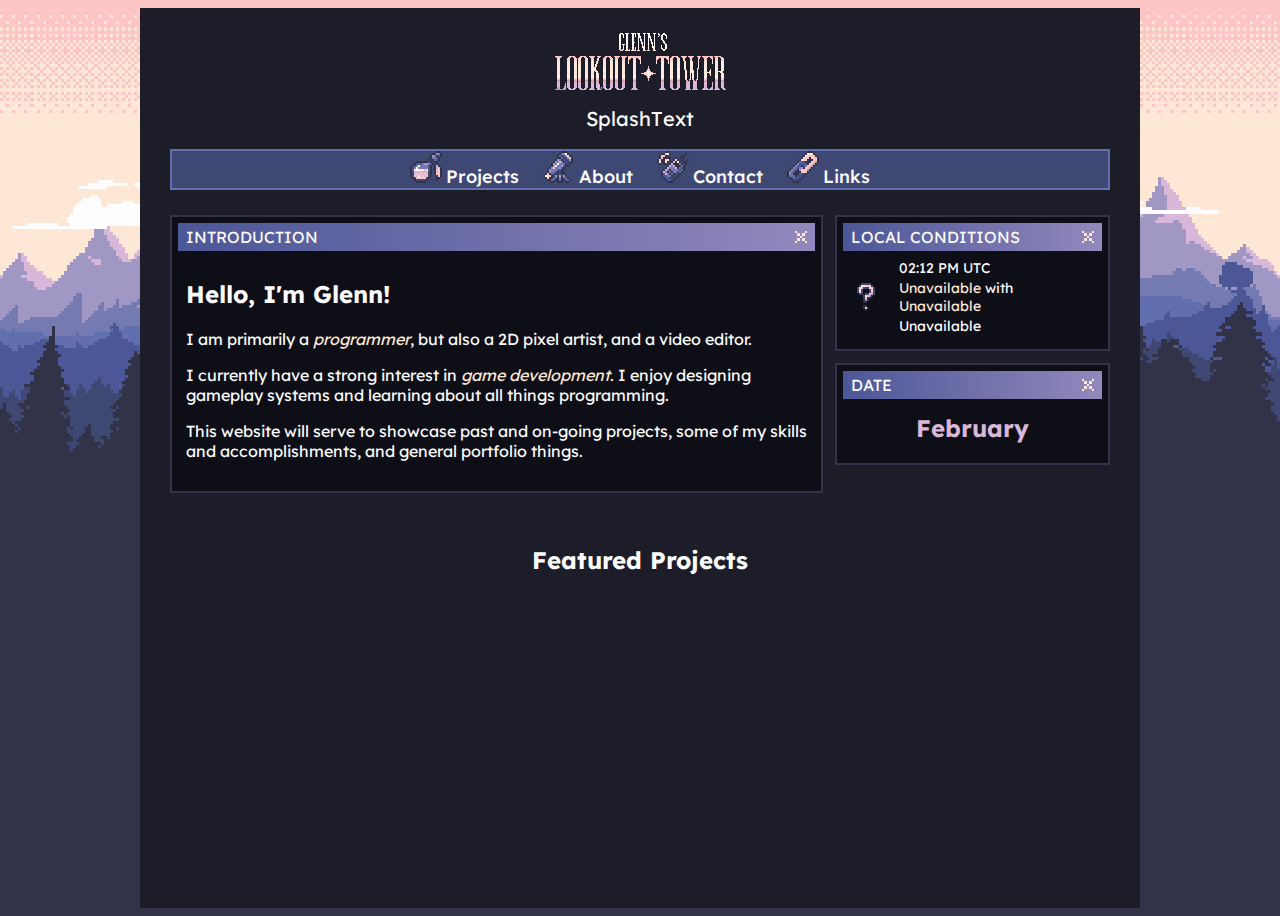
<file: index.html>
<!doctype html>
<html lang="en">
    <head>
        <!-- Core Meta -->
        <meta charset="UTF-8" />
        <meta name="viewport" content="width=device-width, initial-scale=1.0" />

        <!-- SEO Meta -->
        <title>Glenn | Portfolio</title>
        <meta name="description" content="Glenn's Portfolio - Projects, skills, and professional experience." />

        <!-- Theme Color -->
        <meta name="theme-color" content="#323348" />

        <link rel="icon" href="images/favicon.ico" sizes="any" />
        <link rel="icon" href="images/favicon.png" type="image/png" />

        <link rel="stylesheet" href="css/core.css" />
        <link rel="stylesheet" href="css/shared.css" />
        <link rel="stylesheet" href="css/utility.css" />
        <link rel="stylesheet" href="css/index.css" />
        <link rel="stylesheet" href="css/projects.css" />

        <link rel="preconnect" href="https://fonts.googleapis.com" />
        <link rel="preconnect" href="https://fonts.gstatic.com" crossorigin />
        <link
            href="https://fonts.googleapis.com/css2?family=Fira+Code:wght@300..700&family=Jersey+10&family=Lexend+Deca:wght@100..900&display=swap"
            rel="stylesheet"
        />
    </head>

    <body>
        <div class="parallax">
            <div class="parallax-layer par_layer4"></div>
            <div class="parallax-layer par_layer3"></div>
            <div class="parallax-layer par_layer2"></div>
            <div class="parallax-layer par_layer1"></div>
        </div>

        <main>
            <header>
                <div class="header-content">
                    <a href="index.html">
                        <img src="images/title-new.png" alt="Glenn Portfolio Home" />
                    </a>
                    <p class="wave-text" id="splash-text">SplashText</p>
                </div>
                <nav class="header-nav">
                    <div class="nav-topic dropdown">
                        <img src="images/icons/projects.png" class="nav-icon" />
                        <a href="projects.html" class="nav-label">Projects</a>
                        <div class="dropdown-menu">
                            <a href="projects.html" class="dropdown-item">Major Projects</a>
                            <a href="projects.html#side-projects" class="dropdown-item">Side Projects</a>
                        </div>
                    </div>
                    <div class="nav-topic dropdown">
                        <img src="images/icons/about.png" class="nav-icon" />
                        <span class="nav-label">About</span>
                        <div class="dropdown-menu">
                            <a href="#" class="dropdown-item">Skills</a>
                            <a href="#" class="dropdown-item">Experience</a>
                            <a href="#" class="dropdown-item">Education</a>
                        </div>
                    </div>
                    <div class="nav-topic">
                        <img src="images/icons/contact.png" class="nav-icon" />
                        <a href="contact.html" class="nav-label">Contact</a>
                    </div>
                    <div class="nav-topic dropdown">
                        <img src="images/icons/link.png" class="nav-icon" />
                        <span class="nav-label">Links</span>
                        <div class="dropdown-menu">
                            <a href="https://www.artstation.com/glennyeo" target="_blank" class="dropdown-item external-link">ArtStation</a>
                            <a href="https://www.linkedin.com/in/glennyeooo/" class="dropdown-item external-link">LinkedIn</a>
                            <a href="https://github.com/GlennDoesGit" target="_blank" class="dropdown-item external-link">Github</a>
                        </div>
                    </div>
                </nav>
            </header>

            <div class="first-section">
                <div class="main-section">
                    <div class="window">
                        <div class="window-title">Introduction</div>

                        <div class="window-content">
                            <h2>Hello, I'm Glenn!</h2>
                            <p>
                                I am primarily a
                                <em class="highlight-text">programmer</em>, but also a 2D pixel artist, and a video editor.
                            </p>
                            <p>
                                I currently have a strong interest in
                                <em class="highlight-text">game development</em>. I enjoy designing gameplay systems and learning about all things programming.
                            </p>
                            <p>
                                This website will serve to showcase past and on-going projects, some of my skills and accomplishments, and general portfolio
                                things.
                            </p>
                        </div>
                    </div>
                </div>
                <div class="sidebar">
                    <div class="window" id="weather-window">
                        <div class="window-title">Local Conditions</div>

                        <div class="window-content" id="weather-content">
                            <img src="images/weather/no-data.png" id="weather-icon" />

                            <div id="weather-content-text">
                                <span id="local-time"></span>
                                <span>
                                    <span class="highlight-text" id="weather-temp">0°C</span>
                                    with
                                    <span class="highlight-text" id="weather-desc">Clear Sky</span>
                                </span>
                                <span id="weather-wind">Loading...</span>
                            </div>
                        </div>
                    </div>

                    <div class="window" id="date-window">
                        <div class="window-title">Date</div>

                        <div class="window-content">
                            <div id="date-header">
                                <h2>February</h2>
                                <table id="date-table">
                                    <!-- Autofilled by index.js -->
                                </table>
                            </div>
                        </div>
                    </div>
                </div>
            </div>

            <div class="second-section">
                <h2 class="centered">Featured Projects</h2>
            </div>
        </main>

        <script src="js/index.js"></script>
        <script src="js/shared.js"></script>
    </body>
</html>
</file>
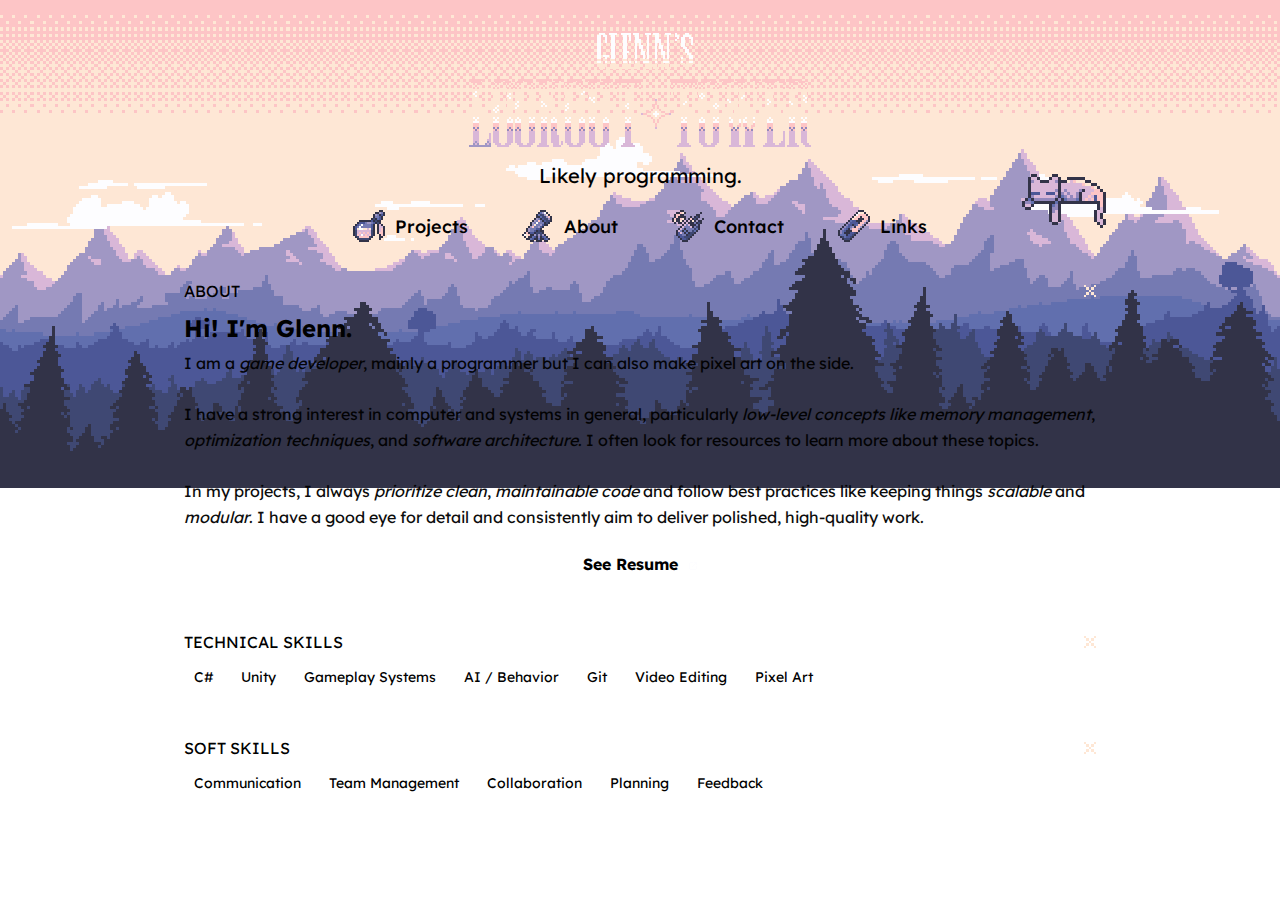
<file: about/index.html>
<!doctype html>
<html lang="en">
    <head>
        <meta charset="UTF-8" />
        <meta name="viewport" content="width=device-width, initial-scale=1.0" />

        <title>Glenn | About</title>
        <meta name="description" content="About Glenn — intro, resume, and skills." />
        <meta name="theme-color" content="#323348" />

        <link rel="icon" href="../images/favicon.png" type="image/png" />

        <!-- Shared site styling (matches index) -->
        <link rel="stylesheet" href="../css/shared.css" />
        <link rel="stylesheet" href="../css/utility.css" />

        <!-- Page-specific styling -->
        <link rel="stylesheet" href="../css/about.css" />

        <link rel="preconnect" href="https://fonts.googleapis.com" />
        <link rel="preconnect" href="https://fonts.gstatic.com" crossorigin />
        <link
            href="https://fonts.googleapis.com/css2?family=Fira+Code:wght@300..700&family=Jersey+10&family=Lexend+Deca:wght@100..900&display=swap"
            rel="stylesheet"
        />
    </head>

    <body>
        <!-- Parallax background (same structure as index) -->
        <div class="parallax">
            <div class="parallax-layer par_layer4"></div>
            <div class="parallax-layer par_layer3"></div>
            <div class="parallax-layer par_layer2"></div>
            <div class="parallax-layer par_layer1"></div>
        </div>

        <!-- Mobile menu toggle (same IDs so shared.js keeps working) -->
        <button id="menuToggleBtn" aria-label="Open menu">
            <img src="../images/ui/ui-hamburger.png" alt="Menu" />
        </button>

        <!-- Mobile menu (copied layout so styling matches index) -->
        <nav id="mobileMenu">
            <div class="mobile-topic">
                <div class="mobile-topic-main">
                    <img src="../images/icons/projects.png" class="mobile-icon" alt="" />
                    <span>Projects</span>
                </div>
                <div class="mobile-subtopics">
                    <a href="../projects/#major-projects">Major Projects</a>
                    <a href="../projects/#side-projects">Side Projects</a>
                </div>
            </div>

            <div class="mobile-topic">
                <div class="mobile-topic-main">
                    <img src="../images/icons/about.png" class="mobile-icon" alt="" />
                    <span>About</span>
                </div>
                <div class="mobile-subtopics">
                    <a href="#intro">Intro</a>
                    <a href="#technical-skills">Technical Skills</a>
                    <a href="#soft-skills">Soft Skills</a>
                </div>
            </div>

            <a href="../contact/" class="mobile-topic-single">
                <img src="../images/icons/contact.png" class="mobile-icon" alt="" />
                <span>Contact</span>
            </a>

            <div class="mobile-topic">
                <div class="mobile-topic-main">
                    <img src="../images/icons/link.png" class="mobile-icon" alt="" />
                    <span>Links</span>
                </div>
                <div class="mobile-subtopics">
                    <a href="https://www.artstation.com/glennyeo" target="_blank">ArtStation</a>
                    <a href="https://www.linkedin.com/in/glennyeooo/" target="_blank">LinkedIn</a>
                    <a href="https://github.com/GlennDoesGit" target="_blank">Github</a>
                </div>
            </div>
        </nav>

        <div id="menuOverlay"></div>

        <main>
            <!-- Header/nav matches index structure -->
            <header>
                <div class="header-content">
                    <a href="../">
                        <img src="../images/title-new.png" alt="Glenn Portfolio Home" class="title-image" />
                    </a>
                    <p class="wave-text" id="splash-text">About</p>
                </div>

                <nav class="header-nav">
                    <div class="nav-topic dropdown">
                        <a href="../projects/" class="nav-link">
                            <img src="../images/icons/projects.png" class="nav-icon" alt="Projects icon" />
                            <span class="nav-label">Projects</span>
                        </a>
                        <div class="dropdown-menu">
                            <a href="../projects/#major-projects" class="dropdown-item">Major Projects</a>
                            <a href="../projects/#side-projects" class="dropdown-item">Side Projects</a>
                        </div>
                    </div>

                    <div class="nav-topic dropdown">
                        <a href="./" class="nav-link">
                            <img src="../images/icons/about.png" class="nav-icon" alt="About icon" />
                            <span class="nav-label">About</span>
                        </a>
                        <div class="dropdown-menu">
                            <a href="#intro" class="dropdown-item">Intro</a>
                            <a href="#technical-skills" class="dropdown-item">Technical Skills</a>
                            <a href="#soft-skills" class="dropdown-item">Soft Skills</a>
                        </div>
                    </div>

                    <div class="nav-topic">
                        <a href="../contact/" class="nav-link">
                            <img src="../images/icons/contact.png" class="nav-icon" alt="Contact icon" />
                            <span class="nav-label">Contact</span>
                        </a>
                    </div>

                    <div class="nav-topic dropdown">
                        <a class="nav-link">
                            <img src="../images/icons/link.png" class="nav-icon" alt="Links icon" />
                            <span class="nav-label">Links</span>
                        </a>
                        <div class="dropdown-menu">
                            <a href="https://www.artstation.com/glennyeo" target="_blank" class="dropdown-item external-link">ArtStation</a>
                            <a href="https://www.linkedin.com/in/glennyeooo/" target="_blank" class="dropdown-item external-link">LinkedIn</a>
                            <a href="https://github.com/GlennDoesGit" target="_blank" class="dropdown-item external-link">Github</a>
                        </div>
                    </div>

                    <img src="../images/mello.gif" alt="Cat sprite" class="nav-cat" />
                </nav>
            </header>

            <!-- ABOUT CONTENT -->
            <section class="about-grid">
                <!-- Intro -->
                <div class="window" id="intro">
                    <div class="window-title">About</div>
                    <div class="window-content">
                        <h2 class="about-heading">Hi! I'm Glenn.</h2>

                        <p class="about-intro">
                            I am a <em class="highlight-text">game developer</em>, mainly a programmer but I can also make pixel art on the side.

                            <br /><br />I have a strong interest in computer and systems in general, particularly
                            <em class="highlight-text">low-level concepts like memory management</em>, <em class="highlight-text">optimization techniques</em>,
                            and <em class="highlight-text">software architecture</em>. I often look for resources to learn more about these topics.

                            <br /><br />In my projects, I always <em class="highlight-text">prioritize clean</em>,
                            <em class="highlight-text">maintainable code</em> and follow best practices like keeping things
                            <em class="highlight-text">scalable</em> and <em class="highlight-text">modular</em>. I have a good eye for detail and consistently
                            aim to deliver polished, high-quality work.
                        </p>

                        <a
                            class="resume-button external-link"
                            href="../assets/Glenn-Resume.pdf"
                            target="_blank"
                            rel="noopener noreferrer"
                            aria-label="Open resume PDF in a new tab"
                        >
                            See Resume
                        </a>
                    </div>
                </div>

                <!-- Technical Skills -->
                <div class="window" id="technical-skills">
                    <div class="window-title">Technical Skills</div>
                    <div class="window-content">
                        <div class="skills-wrap tech">
                            <span class="skill-pill">C#</span>
                            <span class="skill-pill">Unity</span>
                            <span class="skill-pill">Gameplay Systems</span>
                            <span class="skill-pill">AI / Behavior</span>
                            <span class="skill-pill">Git</span>
                            <span class="skill-pill">Video Editing</span>
                            <span class="skill-pill">Pixel Art</span>
                        </div>
                    </div>
                </div>

                <!-- Soft Skills -->
                <div class="window" id="soft-skills">
                    <div class="window-title">Soft Skills</div>
                    <div class="window-content">
                        <div class="skills-wrap soft">
                            <span class="skill-pill">Communication</span>
                            <span class="skill-pill">Team Management</span>
                            <span class="skill-pill">Collaboration</span>
                            <span class="skill-pill">Planning</span>
                            <span class="skill-pill">Feedback</span>
                        </div>
                    </div>
                </div>
            </section>
        </main>

        <button id="backToTopBtn" aria-label="Back to top">
            <img src="../images/ui/ui-back-to-top.png" alt="Back to top" />
        </button>

        <!-- Use your existing scripts so menu + back-to-top work -->
        <script src="../js/shared.js"></script>
        <script src="../js/index.js"></script>
    </body>
</html>
</file>
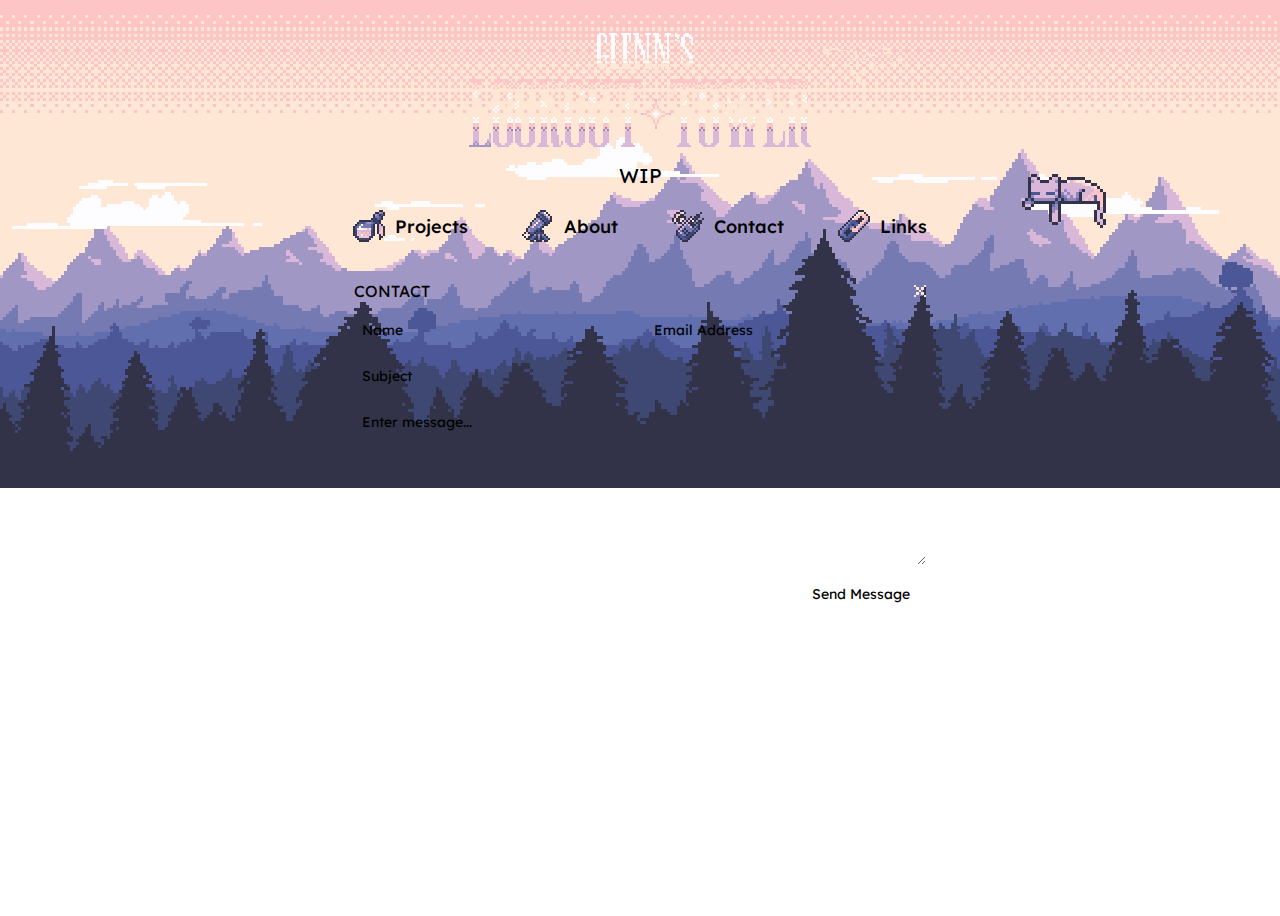
<file: contact/index.html>
<!doctype html>
<html lang="en">
    <head>
        <!-- Core Meta -->
        <meta charset="UTF-8" />
        <meta name="viewport" content="width=device-width, initial-scale=1.0" />

        <!-- SEO Meta -->
        <title>Glenn | Contact</title>
        <meta name="description" content="A portfolio site to showcase projects, skills, and experience." />

        <!-- Theme Color -->
        <meta name="theme-color" content="#323348" />

        <!-- OpenGraph Info -->
        <meta property="og:title" content="Glenn's Portfolio" />
        <meta property="og:description" content="Game developer, programmer, and artist portfolio showcase." />
        <meta property="og:image" content="https://glennyeo.com/images/lookout_bg.png" />
        <meta property="og:type" content="website" />
        <meta property="og:url" content="https://glennyeo.com/" />

        <meta property="og:image" content="https://glennyeo.com/images/lookout_bg.png" />

        <link rel="icon" href="../images/favicon.png" type="image/png" />

        <link rel="stylesheet" href="../css/shared.css" />
        <link rel="stylesheet" href="../css/utility.css" />
        <link rel="stylesheet" href="../css/contact.css" />

        <link rel="preconnect" href="https://fonts.googleapis.com" />
        <link rel="preconnect" href="https://fonts.gstatic.com" crossorigin />
        <link
            href="https://fonts.googleapis.com/css2?family=Fira+Code:wght@300..700&family=Jersey+10&family=Lexend+Deca:wght@100..900&display=swap"
            rel="stylesheet"
        />
    </head>

    <body>
        <div class="parallax">
            <div class="parallax-layer par_layer4"></div>
            <div class="parallax-layer par_layer3"></div>
            <div class="parallax-layer par_layer2"></div>
            <div class="parallax-layer par_layer1"></div>
        </div>

        <button id="menuToggleBtn" aria-label="Open menu">
            <img src="../images/ui/ui-hamburger.png" alt="Menu" />
        </button>

        <nav id="mobileMenu">
            <!-- Projects -->
            <div class="mobile-topic">
                <div class="mobile-topic-main">
                    <img src="../images/icons/projects.png" class="mobile-icon" alt="" />
                    <span>Projects</span>
                </div>

                <div class="mobile-subtopics">
                    <a href="../projects/#major-projects">Major Projects</a>
                    <a href="../projects/#side-projects">Side Projects</a>
                </div>
            </div>

            <!-- About -->
            <div class="mobile-topic">
                <div class="mobile-topic-main">
                    <img src="../images/icons/about.png" class="mobile-icon" alt="" />
                    <span>About</span>
                </div>

                <div class="mobile-subtopics">
                    <a href="../about/#intro">Intro</a>
                    <a href="../about/#technical-skills">Technical Skills</a>
                    <a href="../about/#soft-skills">Soft Skills</a>
                </div>
            </div>

            <!-- Contact -->
            <a href="../contact/" class="mobile-topic-single">
                <img src="../images/icons/contact.png" class="mobile-icon" alt="" />
                <span>Contact</span>
            </a>

            <!-- Links -->
            <div class="mobile-topic">
                <div class="mobile-topic-main">
                    <img src="../images/icons/link.png" class="mobile-icon" alt="" />
                    <span>Links</span>
                </div>

                <div class="mobile-subtopics">
                    <a href="https://www.artstation.com/glennyeo" target="_blank">ArtStation</a>
                    <a href="https://www.linkedin.com/in/glennyeooo/">LinkedIn</a>
                    <a href="https://github.com/GlennDoesGit" target="_blank">Github</a>
                </div>
            </div>
        </nav>

        <div id="menuOverlay"></div>

        <main>
            <header>
                <div class="header-content">
                    <a href="../">
                        <img src="../images/title-new.png" alt="Glenn Portfolio Home" class="title-image" />
                        <img src="../images/go-back-note.png" alt="go-back-note" class="header-back-note" />
                    </a>
                    <p class="wave-text" id="splash-text">SplashText</p>
                </div>
                <nav class="header-nav">
                    <div class="nav-topic dropdown">
                        <a href="../projects/" class="nav-link">
                            <img src="../images/icons/projects.png" class="nav-icon" alt="Projects icon" />
                            <span class="nav-label">Projects</span>
                        </a>

                        <div class="dropdown-menu">
                            <a href="../projects/#major-projects" class="dropdown-item">Major Projects</a>
                            <a href="../projects/#side-projects" class="dropdown-item">Side Projects</a>
                        </div>
                    </div>

                    <div class="nav-topic dropdown">
                        <a href="../about/" class="nav-link">
                            <img src="../images/icons/about.png" class="nav-icon" alt="About icon" />
                            <span class="nav-label">About</span>
                        </a>
                        <div class="dropdown-menu">
                            <a href="../about/#intro" class="dropdown-item">Intro</a>
                            <a href="../about/#technical-skills" class="dropdown-item">Technical Skills</a>
                            <a href="../about/#soft-skills" class="dropdown-item">Soft Skills</a>
                        </div>
                    </div>

                    <div class="nav-topic">
                        <a href="../contact/" class="nav-link">
                            <img src="../images/icons/contact.png" class="nav-icon" alt="Contact icon" />
                            <span class="nav-label">Contact</span>
                        </a>
                    </div>

                    <div class="nav-topic dropdown">
                        <a class="nav-link">
                            <img src="../images/icons/link.png" class="nav-icon" alt="Links icon" />
                            <span class="nav-label">Links</span>
                        </a>
                        <div class="dropdown-menu">
                            <a href="https://www.artstation.com/glennyeo" target="_blank" class="dropdown-item external-link">ArtStation</a>
                            <a href="https://www.linkedin.com/in/glennyeooo/" class="dropdown-item external-link">LinkedIn</a>
                            <a href="https://github.com/GlennDoesGit" target="_blank" class="dropdown-item external-link">Github</a>
                        </div>
                    </div>

                    <img src="../images/mello.gif" alt="Cat sprite" class="nav-cat" />
                </nav>
            </header>

            <div class="container">
                <div class="window contact-window">
                    <div class="window-title">Contact</div>

                    <div class="window-content">
                        <form target="_blank" action="https://formsubmit.co/5acf8bdd4a45090a38077cde62b74d2d" method="POST" class="contact-form">
                            <input type="hidden" name="_captcha" value="false" />

                            <div class="form-row">
                                <input type="text" name="name" placeholder="Name" required />
                                <input type="email" name="email" placeholder="Email Address" required />
                            </div>

                            <input type="text" name="subject" placeholder="Subject" required />

                            <textarea name="message" rows="8" placeholder="Enter message..." required></textarea>

                            <button type="submit" class="contact-button">Send Message</button>
                        </form>
                    </div>
                </div>
            </div>
        </main>

        <button id="backToTopBtn" aria-label="Back to top">
            <img src="../images/ui/ui-back-to-top.png" alt="Back to top" />
        </button>

        <script src="../js/shared.js"></script>
    </body>
</html>
</file>
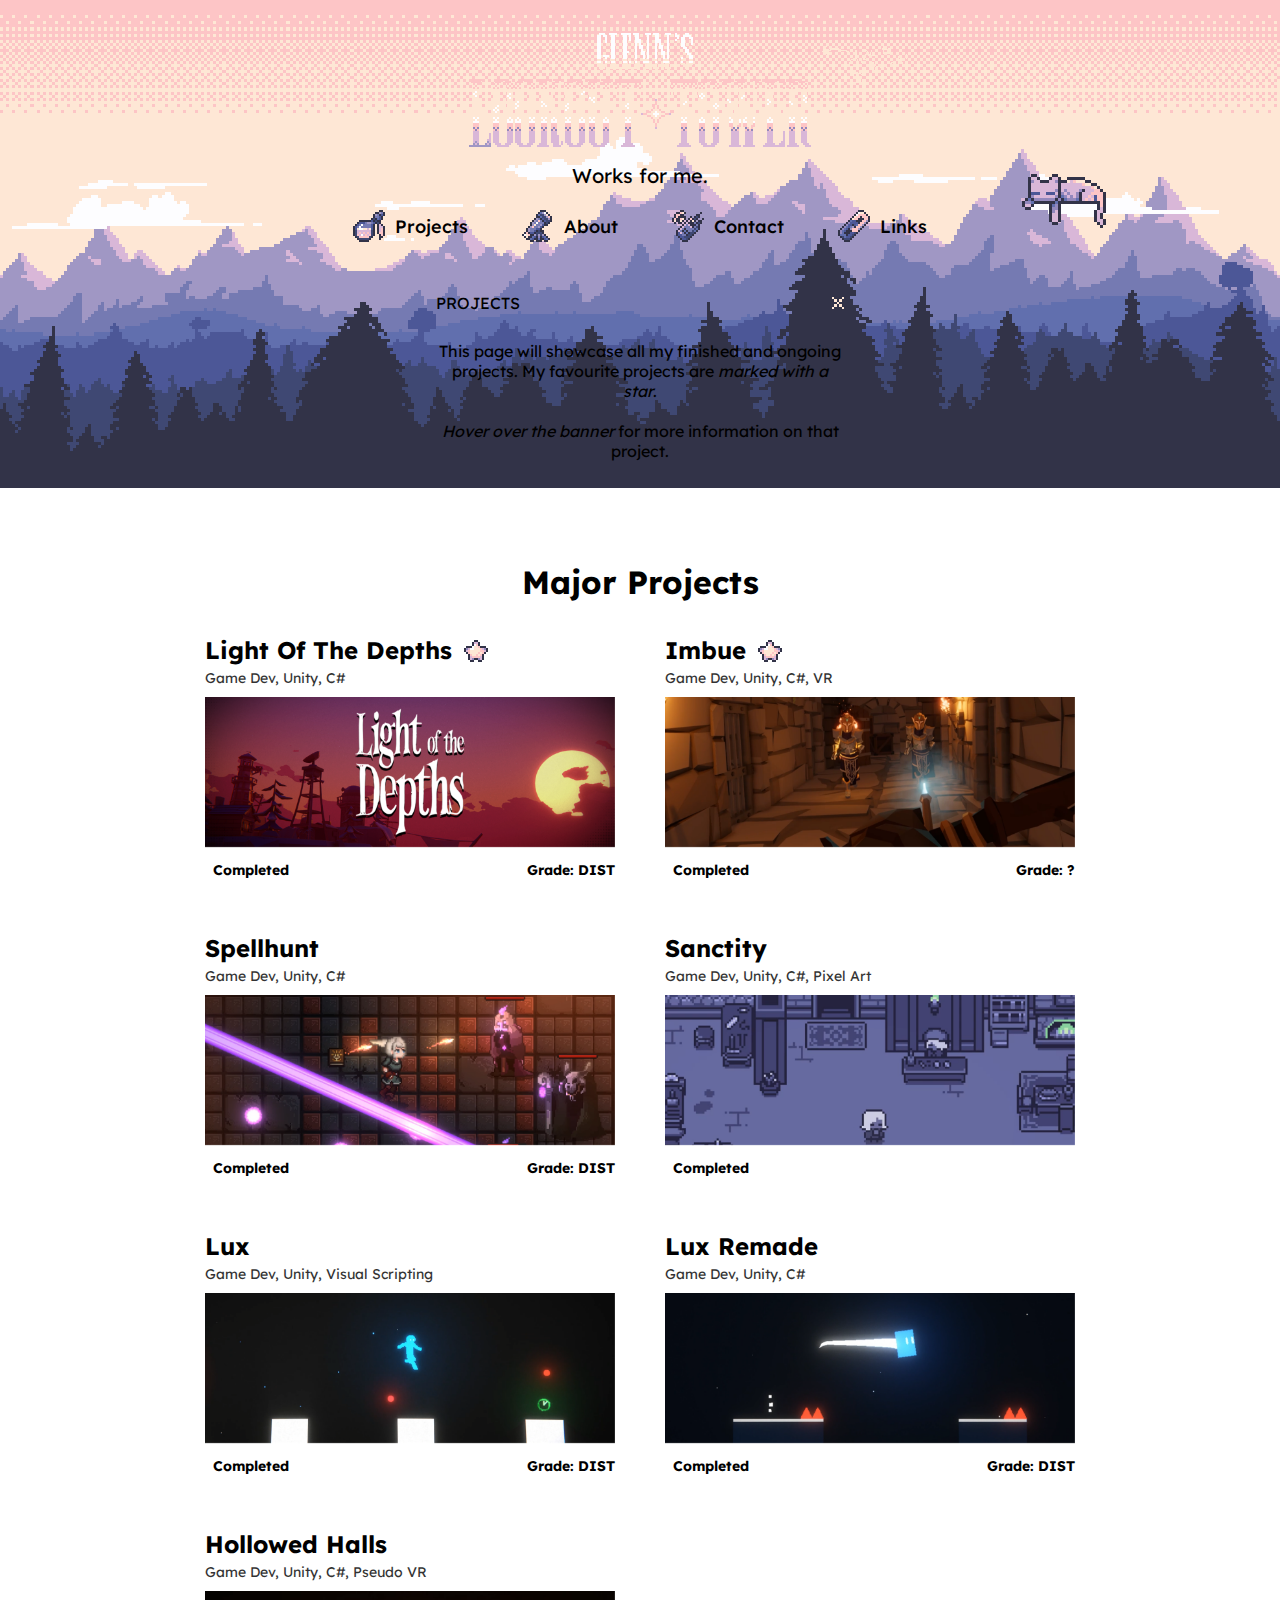
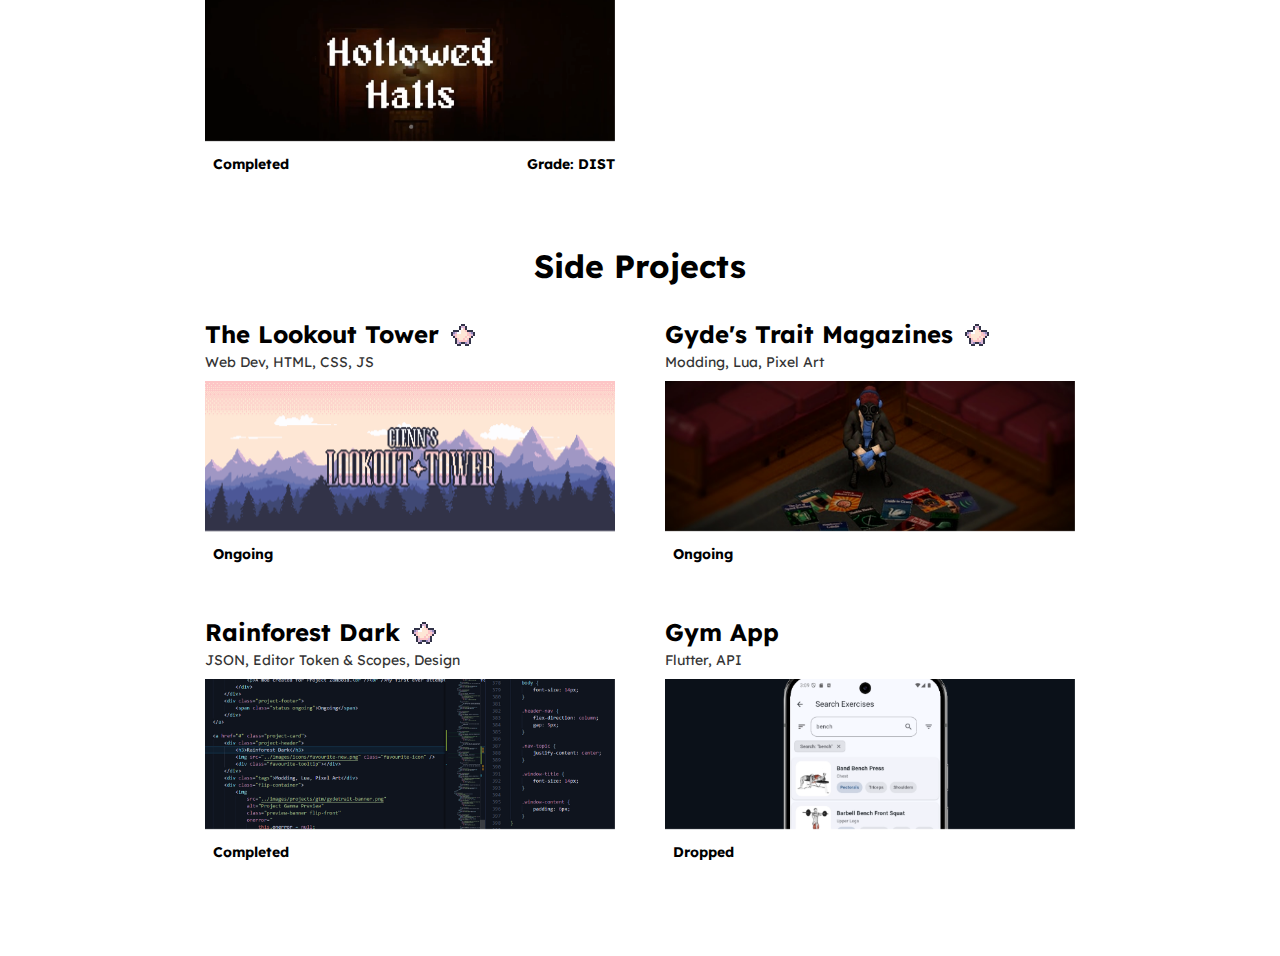
<file: projects/index.html>
<!doctype html>
<html lang="en">
    <head>
        <!-- Core Meta -->
        <meta charset="UTF-8" />
        <meta name="viewport" content="width=device-width, initial-scale=1.0" />

        <!-- SEO Meta -->
        <title>Glenn | Projects</title>
        <meta name="description" content="A portfolio site to showcase projects, skills, and experience." />

        <!-- Theme Color -->
        <meta name="theme-color" content="#323348" />

        <!-- OpenGraph Info -->
        <meta property="og:title" content="Glenn's Portfolio" />
        <meta property="og:description" content="Game developer, programmer, and artist portfolio showcase." />
        <meta property="og:image" content="https://glennyeo.com/images/lookout_bg.png" />
        <meta property="og:type" content="website" />
        <meta property="og:url" content="https://glennyeo.com/" />

        <meta property="og:image" content="https://glennyeo.com/images/lookout_bg.png" />

        <link rel="icon" href="../images/favicon.png" type="image/png" />

        <link rel="stylesheet" href="../css/shared.css" />
        <link rel="stylesheet" href="../css/utility.css" />
        <link rel="stylesheet" href="../css/projects.css" />

        <link rel="preconnect" href="https://fonts.googleapis.com" />
        <link rel="preconnect" href="https://fonts.gstatic.com" crossorigin />
        <link
            href="https://fonts.googleapis.com/css2?family=Fira+Code:wght@300..700&family=Jersey+10&family=Lexend+Deca:wght@100..900&display=swap"
            rel="stylesheet"
        />
    </head>

    <body>
        <div class="parallax">
            <div class="parallax-layer par_layer4"></div>
            <div class="parallax-layer par_layer3"></div>
            <div class="parallax-layer par_layer2"></div>
            <div class="parallax-layer par_layer1"></div>
        </div>

        <button id="menuToggleBtn" aria-label="Open menu">
            <img src="../images/ui/ui-hamburger.png" alt="Menu" />
        </button>

        <nav id="mobileMenu">
            <!-- Projects -->
            <div class="mobile-topic">
                <div class="mobile-topic-main">
                    <img src="../images/icons/projects.png" class="mobile-icon" alt="" />
                    <span>Projects</span>
                </div>

                <div class="mobile-subtopics">
                    <a href="../projects/#major-projects">Major Projects</a>
                    <a href="../projects/#side-projects">Side Projects</a>
                </div>
            </div>

            <!-- About -->
            <div class="mobile-topic">
                <div class="mobile-topic-main">
                    <img src="../images/icons/about.png" class="mobile-icon" alt="" />
                    <span>About</span>
                </div>

                <div class="mobile-subtopics">
                    <a href="../about/#intro">Intro</a>
                    <a href="../about/#technical-skills">Technical Skills</a>
                    <a href="../about/#soft-skills">Soft Skills</a>
                </div>
            </div>

            <!-- Contact -->
            <a href="../contact/" class="mobile-topic-single">
                <img src="../images/icons/contact.png" class="mobile-icon" alt="" />
                <span>Contact</span>
            </a>

            <!-- Links -->
            <div class="mobile-topic">
                <div class="mobile-topic-main">
                    <img src="../images/icons/link.png" class="mobile-icon" alt="" />
                    <span>Links</span>
                </div>

                <div class="mobile-subtopics">
                    <a href="https://www.artstation.com/glennyeo" target="_blank">ArtStation</a>
                    <a href="https://www.linkedin.com/in/glennyeooo/">LinkedIn</a>
                    <a href="https://github.com/GlennDoesGit" target="_blank">Github</a>
                </div>
            </div>
        </nav>

        <div id="menuOverlay"></div>

        <main>
            <header>
                <div class="header-content">
                    <a href="../">
                        <img src="../images/title-new.png" alt="Glenn Portfolio Home" class="title-image" />
                        <img src="../images/go-back-note.png" alt="go-back-note" class="header-back-note" />
                    </a>
                    <p class="wave-text" id="splash-text">SplashText</p>
                </div>
                <nav class="header-nav">
                    <div class="nav-topic dropdown">
                        <a href="../projects/" class="nav-link">
                            <img src="../images/icons/projects.png" class="nav-icon" alt="Projects icon" />
                            <span class="nav-label">Projects</span>
                        </a>

                        <div class="dropdown-menu">
                            <a href="../projects/#major-projects" class="dropdown-item">Major Projects</a>
                            <a href="../projects/#side-projects" class="dropdown-item">Side Projects</a>
                        </div>
                    </div>

                    <div class="nav-topic dropdown">
                        <a href="../about/" class="nav-link">
                            <img src="../images/icons/about.png" class="nav-icon" alt="About icon" />
                            <span class="nav-label">About</span>
                        </a>
                        <div class="dropdown-menu">
                            <a href="../about/#intro" class="dropdown-item">Intro</a>
                            <a href="../about/#technical-skills" class="dropdown-item">Technical Skills</a>
                            <a href="../about/#soft-skills" class="dropdown-item">Soft Skills</a>
                        </div>
                    </div>

                    <div class="nav-topic">
                        <a href="../contact/" class="nav-link">
                            <img src="../images/icons/contact.png" class="nav-icon" alt="Contact icon" />
                            <span class="nav-label">Contact</span>
                        </a>
                    </div>

                    <div class="nav-topic dropdown">
                        <a class="nav-link">
                            <img src="../images/icons/link.png" class="nav-icon" alt="Links icon" />
                            <span class="nav-label">Links</span>
                        </a>
                        <div class="dropdown-menu">
                            <a href="https://www.artstation.com/glennyeo" target="_blank" class="dropdown-item external-link">ArtStation</a>
                            <a href="https://www.linkedin.com/in/glennyeooo/" class="dropdown-item external-link">LinkedIn</a>
                            <a href="https://github.com/GlennDoesGit" target="_blank" class="dropdown-item external-link">Github</a>
                        </div>
                    </div>

                    <img src="../images/mello.gif" alt="Cat sprite" class="nav-cat" />
                </nav>
            </header>

            <section class="projects-intro">
                <div class="window">
                    <div class="window-title">Projects</div>
                    <div class="window-content">
                        <p>
                            This page will showcase all my finished and ongoing projects. My favourite projects are
                            <em class="highlight-text">marked with a star</em>.

                            <br /><br /><em class="highlight-text">Hover over the banner</em> for more information on that project.
                        </p>
                    </div>
                </div>
            </section>

            <section class="projects-section">
                <div id="major-projects">
                    <h1 class="centered window">Major Projects</h1>
                    <div class="projects-grid">
                        <a href="#" class="project-card">
                            <div class="project-header">
                                <h3>Light Of The Depths</h3>
                                <img src="../images/icons/favourite-new.png" class="favourite-icon" />
                                <div class="favourite-tooltip"></div>
                            </div>
                            <div class="tags">Game Dev, Unity, C#</div>
                            <div class="flip-container">
                                <img
                                    src="../images/projects/lotd/lotd-banner.png"
                                    alt="Project Alpha Preview"
                                    class="preview-banner flip-front"
                                    onerror="
                                        this.onerror = null;
                                        this.src = '../images/no-signal.png';
                                    "
                                />
                                <div class="flip-back">
                                    <p>A 3D tower defense game inspired by Plants Vs Zombies. <br /><br />Another group project.</p>
                                </div>
                            </div>
                            <div class="project-footer">
                                <span class="status completed">Completed</span>
                                <span class="grade">Grade: DIST</span>
                            </div>
                        </a>

                        <a href="#" class="project-card">
                            <div class="project-header">
                                <h3>Imbue</h3>
                                <img src="../images/icons/favourite-new.png" class="favourite-icon" />
                                <div class="favourite-tooltip"></div>
                            </div>
                            <div class="tags">Game Dev, Unity, C#, VR</div>
                            <div class="flip-container">
                                <img
                                    src="../images/projects/imbue/imbue-banner.png"
                                    alt="Project Alpha Preview"
                                    class="preview-banner flip-front"
                                    onerror="
                                        this.onerror = null;
                                        this.src = '../images/no-signal.png';
                                    "
                                />
                                <div class="flip-back">
                                    <p>A VR archery game with a focus on elements and reactions.</p>
                                </div>
                            </div>
                            <div class="project-footer">
                                <span class="status completed">Completed</span>
                                <span class="grade">Grade: ?</span>
                            </div>
                        </a>

                        <a href="#" class="project-card">
                            <div class="project-header">
                                <h3>Spellhunt</h3>
                            </div>

                            <div class="tags">Game Dev, Unity, C#</div>
                            <div class="flip-container">
                                <img
                                    src="../images/projects/spellhunt/spellhunt-banner.png"
                                    alt="Project Beta Preview"
                                    class="preview-banner flip-front"
                                    onerror="
                                        this.onerror = null;
                                        this.src = '../images/no-signal.png';
                                    "
                                />
                                <div class="flip-back">
                                    <p>
                                        A 2D dungeon-crawler bullet hell game made in Unity with C# for a school project.
                                        <br /><br />My first major group game development project.
                                    </p>
                                </div>
                            </div>
                            <div class="project-footer">
                                <span class="status completed">Completed</span>
                                <span class="grade">Grade: DIST</span>
                            </div>
                        </a>

                        <a href="#" class="project-card">
                            <div class="project-header">
                                <h3>Sanctity</h3>
                            </div>
                            <div class="tags">Game Dev, Unity, C#, Pixel Art</div>
                            <div class="flip-container">
                                <img
                                    src="../images/projects/sanctity/sanctity-banner.png"
                                    alt="Project Alpha Preview"
                                    class="preview-banner flip-front"
                                    onerror="
                                        this.onerror = null;
                                        this.src = '../images/no-signal.png';
                                    "
                                />
                                <div class="flip-back">
                                    <p>
                                        A small, rogue-like bullet hell game created for an 8-week mentorship programme. <br /><br />All art and animation was
                                        created by me.
                                    </p>
                                </div>
                            </div>
                            <div class="project-footer">
                                <span class="status completed">Completed</span>
                            </div>
                        </a>

                        <a href="#" class="project-card">
                            <div class="project-header">
                                <h3>Lux</h3>
                            </div>
                            <div class="tags">Game Dev, Unity, Visual Scripting</div>
                            <div class="flip-container">
                                <img
                                    src="../images/projects/lux/lux-banner.png"
                                    alt="Project Alpha Preview"
                                    class="preview-banner flip-front"
                                    onerror="
                                        this.onerror = null;
                                        this.src = 'images/no-signal.png';
                                    "
                                />
                                <div class="flip-back">
                                    <p>
                                        A 2D platformer made with visual scripting for my course's taster module.
                                        <br /><br />The first ever game I made, ever.
                                    </p>
                                </div>
                            </div>
                            <div class="project-footer">
                                <span class="status completed">Completed</span>
                                <span class="grade">Grade: DIST</span>
                            </div>
                        </a>

                        <a href="#" class="project-card">
                            <div class="project-header">
                                <h3>Lux Remade</h3>
                            </div>
                            <div class="tags">Game Dev, Unity, C#</div>
                            <div class="flip-container">
                                <img
                                    src="../images/projects/lux-remade/lux-remade-banner.png"
                                    alt="Project Alpha Preview"
                                    class="preview-banner flip-front"
                                    onerror="
                                        this.onerror = null;
                                        this.src = 'images/no-signal.png';
                                    "
                                />
                                <div class="flip-back">
                                    <p>
                                        A follow up to my previous platformer, with a lot more polish and logic improvements.

                                        <br /><br />My first ever game created in Unity with C#.
                                    </p>
                                </div>
                            </div>
                            <div class="project-footer">
                                <span class="status completed">Completed</span>
                                <span class="grade">Grade: DIST</span>
                            </div>
                        </a>

                        <a href="#" class="project-card">
                            <div class="project-header">
                                <h3>Hollowed Halls</h3>
                            </div>
                            <div class="tags">Game Dev, Unity, C#, Pseudo VR</div>
                            <div class="flip-container">
                                <img
                                    src="../images/projects/hollowedhalls/hollowedhalls-banner.png"
                                    alt="Project Alpha Preview"
                                    class="preview-banner flip-front"
                                    onerror="
                                        this.onerror = null;
                                        this.src = 'images/no-signal.png';
                                    "
                                />
                                <div class="flip-back">
                                    <p>A pseudo-VR project using 360° environment spheres created as part of my school's Immersive Media Fundamentals class.</p>
                                </div>
                            </div>
                            <div class="project-footer">
                                <span class="status completed">Completed</span>
                                <span class="grade">Grade: DIST</span>
                            </div>
                        </a>
                    </div>
                </div>

                <div id="side-projects">
                    <h1 class="centered window">Side Projects</h1>
                    <div class="projects-grid">
                        <a href="#" class="project-card">
                            <div class="project-header">
                                <h3>The Lookout Tower</h3>
                                <img src="../images/icons/favourite-new.png" class="favourite-icon" />
                                <div class="favourite-tooltip"></div>
                            </div>
                            <div class="tags">Web Dev, HTML, CSS, JS</div>
                            <div class="flip-container">
                                <img
                                    src="../images/projects/lookout-tower/lookout-tower-banner.png"
                                    alt="Portfolio Website Preview"
                                    class="preview-banner flip-front"
                                    onerror="
                                        this.onerror = null;
                                        this.src = 'images/no-signal.png';
                                    "
                                />
                                <div class="flip-back">
                                    <p>A clean portfolio website created to showcase projects, skills, and achievements.</p>
                                </div>
                            </div>
                            <div class="project-footer">
                                <span class="status ongoing">Ongoing</span>
                            </div>
                        </a>

                        <a href="#" class="project-card">
                            <div class="project-header">
                                <h3>Gyde's Trait Magazines</h3>
                                <img src="../images/icons/favourite-new.png" class="favourite-icon" />
                                <div class="favourite-tooltip"></div>
                            </div>
                            <div class="tags">Modding, Lua, Pixel Art</div>
                            <div class="flip-container">
                                <img
                                    src="../images/projects/gtm/gydetrait-banner.png"
                                    alt="Project Gamma Preview"
                                    class="preview-banner flip-front"
                                    onerror="
                                        this.onerror = null;
                                        this.src = 'images/no-signal.png';
                                    "
                                />
                                <div class="flip-back">
                                    <p>A mod created for Project Zomboid.<br /><br />My first ever attempt at modding for a video game.</p>
                                </div>
                            </div>
                            <div class="project-footer">
                                <span class="status ongoing">Ongoing</span>
                            </div>
                        </a>

                        <a
                            href="https://marketplace.visualstudio.com/items?itemName=Gyde.rainforestdark&ssr=false#overview"
                            target="_blank"
                            class="project-card"
                        >
                            <div class="project-header">
                                <h3>Rainforest Dark</h3>
                                <img src="../images/icons/favourite-new.png" class="favourite-icon" />
                                <div class="favourite-tooltip"></div>
                            </div>
                            <div class="tags">JSON, Editor Token & Scopes, Design</div>
                            <div class="flip-container">
                                <img
                                    src="../images/projects/rainforest-dark/rainforest-dark-banner.png"
                                    alt="Project Gamma Preview"
                                    class="preview-banner flip-front"
                                    onerror="
                                        this.onerror = null;
                                        this.src = 'images/no-signal.png';
                                    "
                                />
                                <div class="flip-back">
                                    <p>A custom theme I made and published for Visual Studio Code aimed to reduce eye strain with a cool color palette.</p>
                                </div>
                            </div>
                            <div class="project-footer">
                                <span class="status ongoing">Completed</span>
                            </div>
                        </a>

                        <a href="#" class="project-card">
                            <div class="project-header">
                                <h3>Gym App</h3>
                            </div>
                            <div class="tags">Flutter, API</div>
                            <div class="flip-container">
                                <img
                                    src="../images/projects/gymapp/gymapp-banner.png"
                                    alt="Portfolio Website Preview"
                                    class="preview-banner flip-front"
                                    onerror="
                                        this.onerror = null;
                                        this.src = '../images/no-signal.png';
                                    "
                                />
                                <div class="flip-back">
                                    <p>
                                        Most app store gym apps are horrible so I started this experimental project to learn app development with Flutter.
                                        <br /><br />Dropped for a few reasons, mainly due to time and finding good alternative apps.
                                    </p>
                                </div>
                            </div>
                            <div class="project-footer">
                                <span class="status abandoned">Dropped</span>
                            </div>
                        </a>
                    </div>
                </div>
            </section>
        </main>

        <button id="backToTopBtn" aria-label="Back to top">
            <img src="../images/ui/ui-back-to-top.png" alt="Back to top" />
        </button>

        <script src="../js/projects.js"></script>
        <script src="../js/shared.js"></script>
    </body>
</html>
</file>
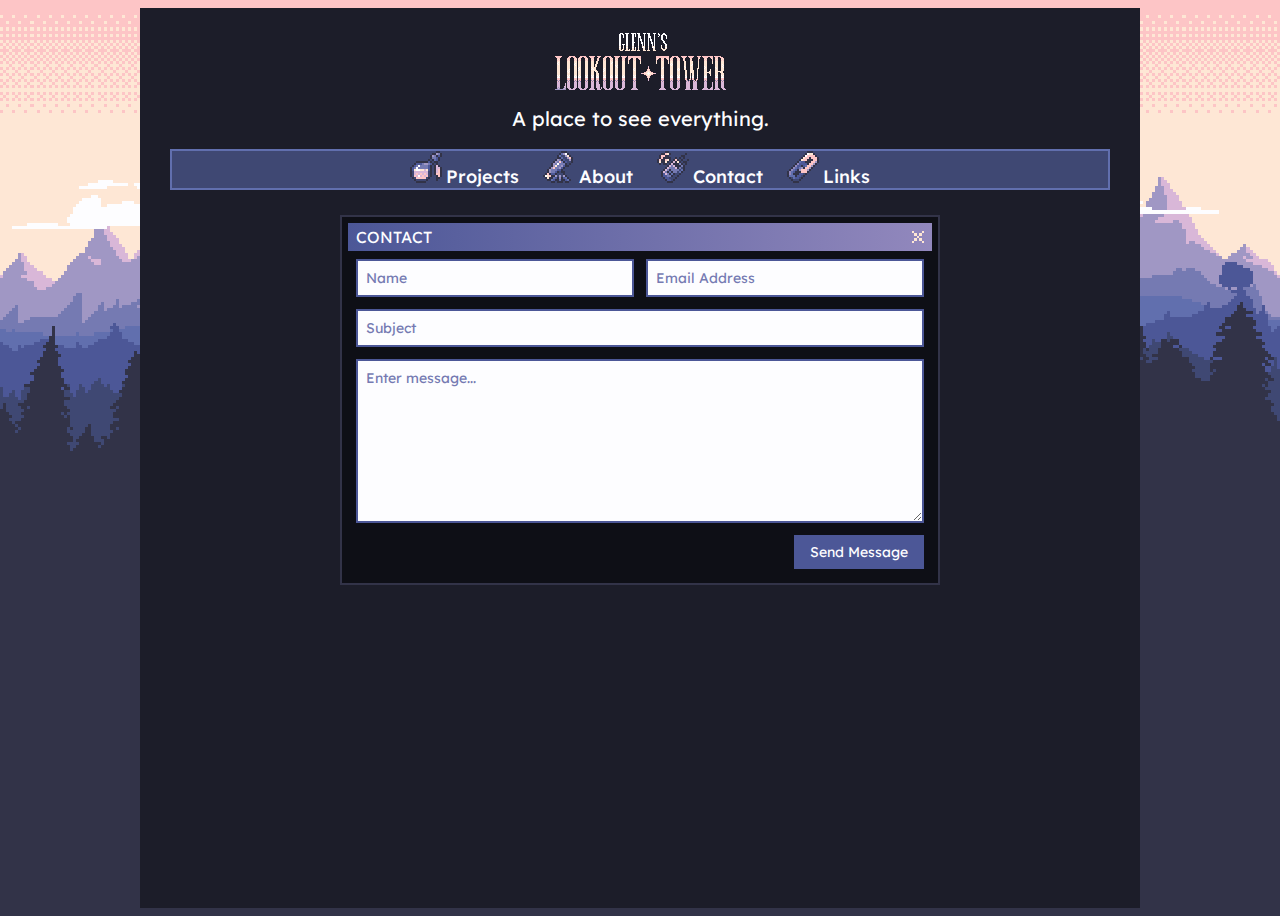
<file: contact.html>
<!doctype html>
<html lang="en">
    <head>
        <!-- Core Meta -->
        <meta charset="UTF-8" />
        <meta name="viewport" content="width=device-width, initial-scale=1.0" />

        <!-- SEO Meta -->
        <title>Glenn | Contact</title>
        <meta name="description" content="Glenn's Portfolio - Projects, skills, and professional experience." />

        <!-- Theme Color -->
        <meta name="theme-color" content="#323348" />

        <link rel="icon" href="images/favicon.ico" sizes="any" />
        <link rel="icon" href="images/favicon.png" type="image/png" />

        <link rel="stylesheet" href="css/core.css" />
        <link rel="stylesheet" href="css/shared.css" />
        <link rel="stylesheet" href="css/utility.css" />
        <link rel="stylesheet" href="css/contact.css" />

        <link rel="preconnect" href="https://fonts.googleapis.com" />
        <link rel="preconnect" href="https://fonts.gstatic.com" crossorigin />
        <link
            href="https://fonts.googleapis.com/css2?family=Fira+Code:wght@300..700&family=Jersey+10&family=Lexend+Deca:wght@100..900&display=swap"
            rel="stylesheet"
        />
    </head>

    <body>
        <div class="parallax">
            <div class="parallax-layer par_layer4"></div>
            <div class="parallax-layer par_layer3"></div>
            <div class="parallax-layer par_layer2"></div>
            <div class="parallax-layer par_layer1"></div>
        </div>

        <main>
            <header>
                <div class="header-content">
                    <a href="index.html">
                        <img src="images/title-new.png" alt="Glenn Portfolio Home" />
                    </a>
                    <p class="wave-text" id="splash-text">SplashText</p>
                </div>
                <nav class="header-nav">
                    <div class="nav-topic dropdown">
                        <img src="images/icons/projects.png" class="nav-icon" />
                        <a href="projects.html" class="nav-label">Projects</a>
                        <div class="dropdown-menu">
                            <a href="projects.html" class="dropdown-item">Major Projects</a>
                            <a href="projects.html#side-projects" class="dropdown-item">Side Projects</a>
                        </div>
                    </div>
                    <div class="nav-topic dropdown">
                        <img src="images/icons/about.png" class="nav-icon" />
                        <span class="nav-label">About</span>
                        <div class="dropdown-menu">
                            <a href="#" class="dropdown-item">Skills</a>
                            <a href="#" class="dropdown-item">Experience</a>
                            <a href="#" class="dropdown-item">Education</a>
                        </div>
                    </div>
                    <div class="nav-topic">
                        <img src="images/icons/contact.png" class="nav-icon" />
                        <span class="nav-label">Contact</span>
                    </div>
                    <div class="nav-topic dropdown">
                        <img src="images/icons/link.png" class="nav-icon" />
                        <span class="nav-label">Links</span>
                        <div class="dropdown-menu">
                            <a href="https://www.artstation.com/glennyeo" target="_blank" class="dropdown-item external-link">ArtStation</a>
                            <a href="https://www.linkedin.com/in/glennyeooo/" class="dropdown-item external-link">LinkedIn</a>
                            <a href="https://github.com/GlennDoesGit" target="_blank" class="dropdown-item external-link">Github</a>
                        </div>
                    </div>
                </nav>
            </header>

            <div class="container">
                <div class="window contact-window">
                    <div class="window-title">Contact</div>

                    <div class="window-content">
                        <form target="_blank" action="https://formsubmit.co/5acf8bdd4a45090a38077cde62b74d2d" method="POST" class="contact-form">
                            <input type="hidden" name="_captcha" value="false" />

                            <div class="form-row">
                                <input type="text" name="name" placeholder="Name" required />
                                <input type="email" name="email" placeholder="Email Address" required />
                            </div>

                            <input type="text" name="subject" placeholder="Subject" required />

                            <textarea name="message" rows="8" placeholder="Enter message..." required></textarea>

                            <button type="submit" class="contact-button">Send Message</button>
                        </form>
                    </div>
                </div>
            </div>
        </main>

        <script src="js/shared.js"></script>
    </body>
</html>
</file>
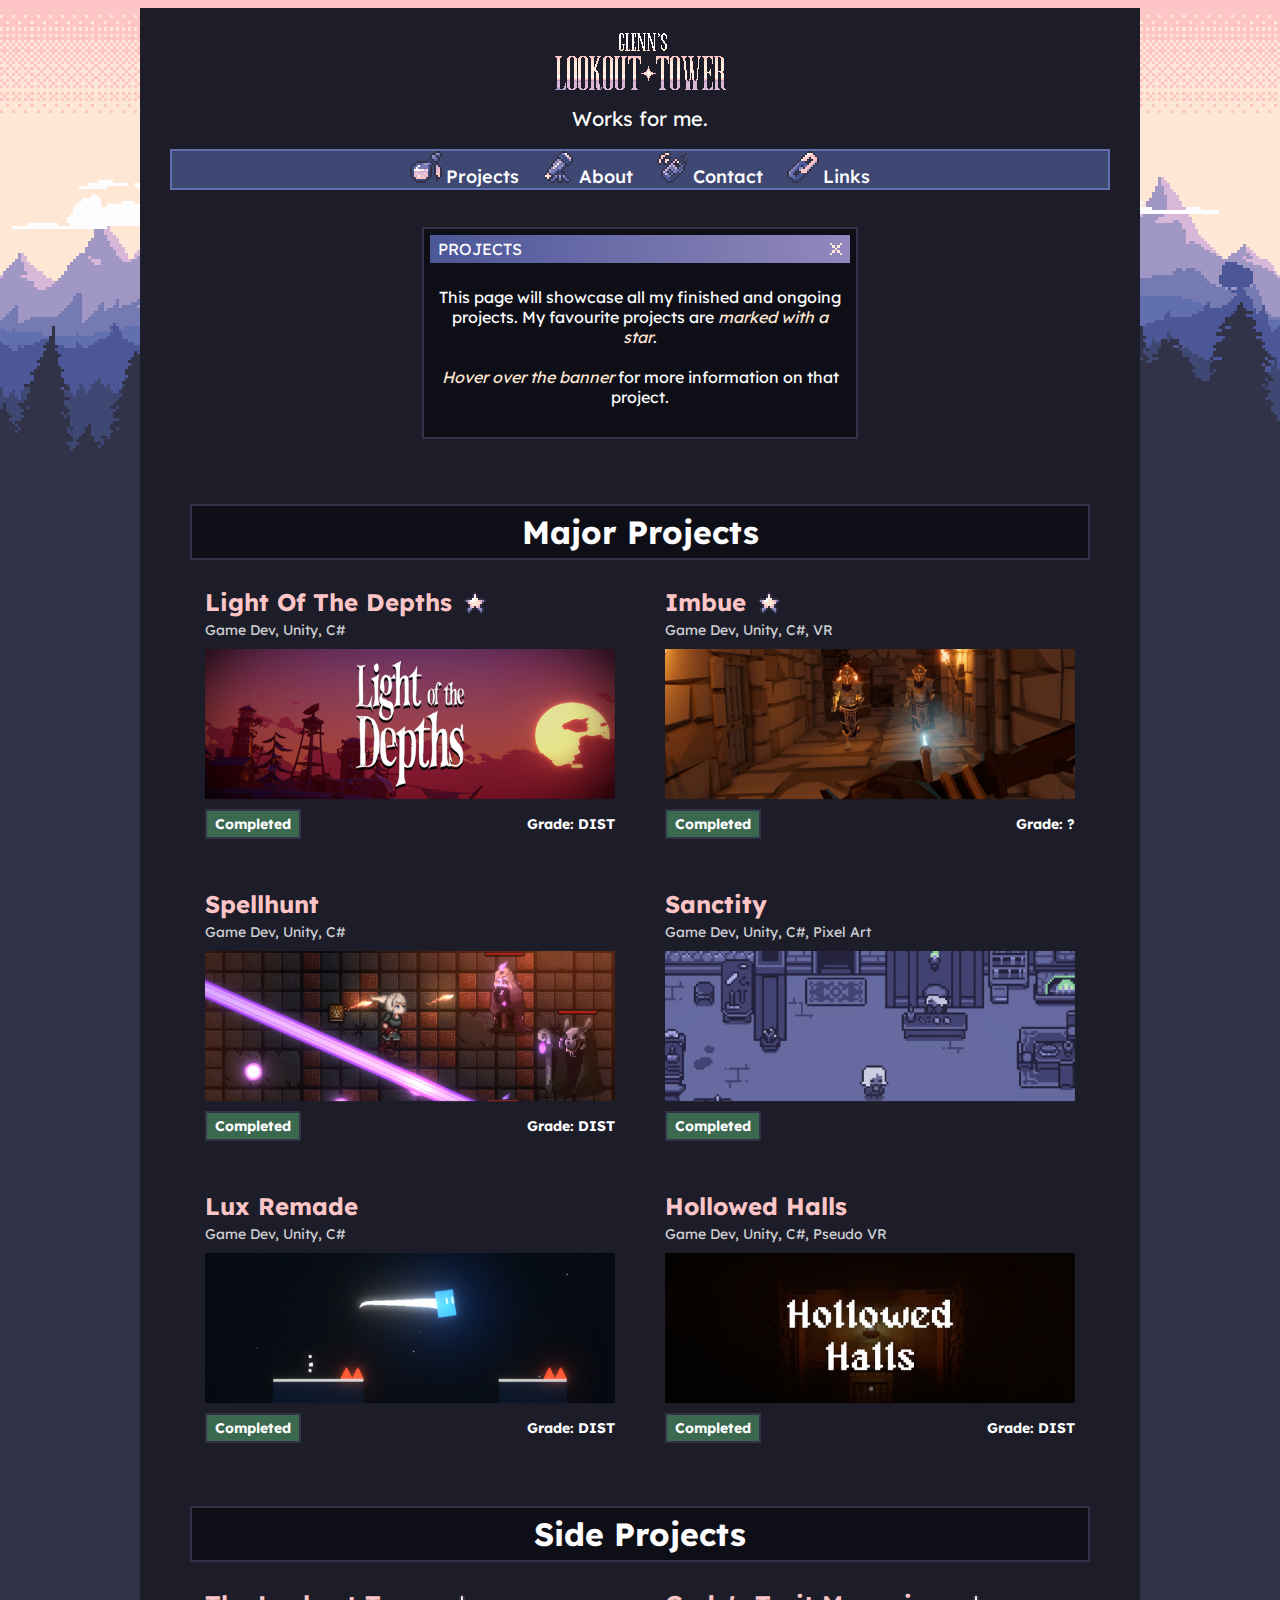
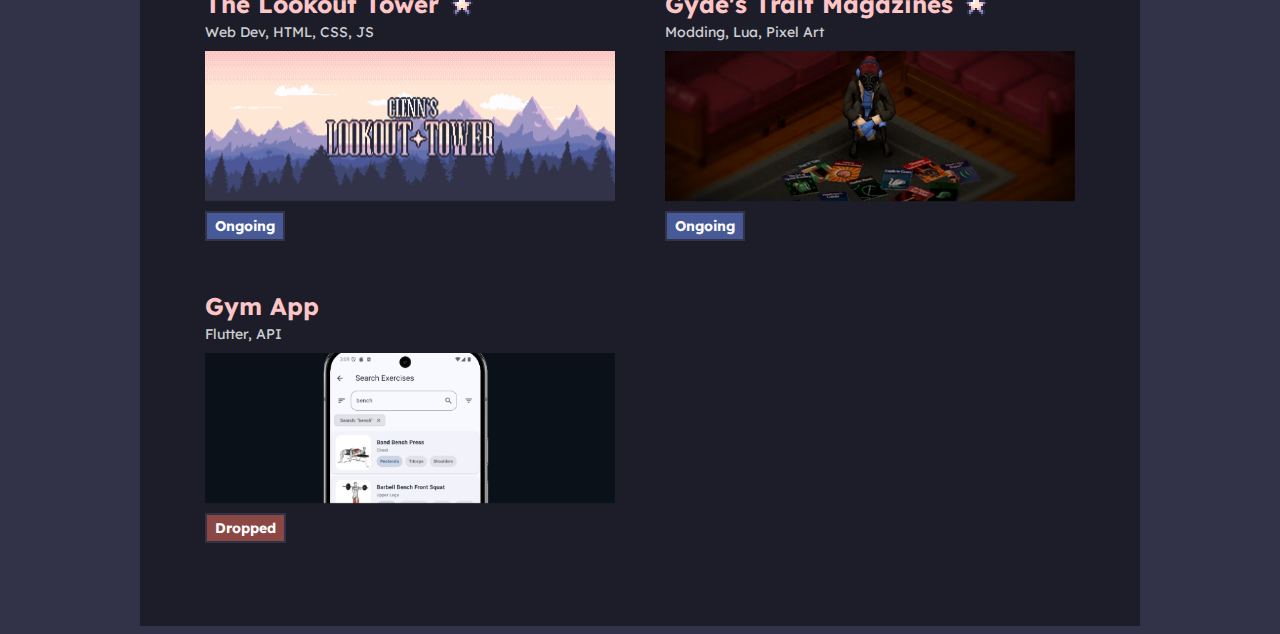
<file: projects.html>
<!doctype html>
<html lang="en">
    <head>
        <!-- Core Meta -->
        <meta charset="UTF-8" />
        <meta name="viewport" content="width=device-width, initial-scale=1.0" />

        <!-- SEO Meta -->
        <title>Glenn | Projects</title>
        <meta name="description" content="Glenn's Portfolio - Projects, skills, and professional experience." />

        <!-- Theme Color -->
        <meta name="theme-color" content="#323348" />

        <link rel="icon" href="images/favicon.ico" sizes="any" />
        <link rel="icon" href="images/favicon.png" type="image/png" />

        <link rel="stylesheet" href="css/core.css" />
        <link rel="stylesheet" href="css/shared.css" />
        <link rel="stylesheet" href="css/utility.css" />
        <link rel="stylesheet" href="css/projects.css" />

        <link rel="preconnect" href="https://fonts.googleapis.com" />
        <link rel="preconnect" href="https://fonts.gstatic.com" crossorigin />
        <link
            href="https://fonts.googleapis.com/css2?family=Fira+Code:wght@300..700&family=Jersey+10&family=Lexend+Deca:wght@100..900&display=swap"
            rel="stylesheet"
        />
    </head>

    <body>
        <div class="parallax">
            <div class="parallax-layer par_layer4"></div>
            <div class="parallax-layer par_layer3"></div>
            <div class="parallax-layer par_layer2"></div>
            <div class="parallax-layer par_layer1"></div>
        </div>

        <main>
            <header>
                <div class="header-content">
                    <a href="index.html">
                        <img src="images/title-new.png" alt="Glenn Portfolio Home" />
                    </a>
                    <p class="wave-text" id="splash-text">SplashText</p>
                </div>
                <nav class="header-nav">
                    <div class="nav-topic dropdown">
                        <img src="images/icons/projects.png" class="nav-icon" />
                        <span class="nav-label">Projects</span>
                        <div class="dropdown-menu">
                            <a href="#major-projects" class="dropdown-item">Major Projects</a>
                            <a href="#side-projects" class="dropdown-item">Side Projects</a>
                        </div>
                    </div>
                    <div class="nav-topic dropdown">
                        <img src="images/icons/about.png" class="nav-icon" />
                        <span class="nav-label">About</span>
                        <div class="dropdown-menu">
                            <a href="#" class="dropdown-item">Skills</a>
                            <a href="#" class="dropdown-item">Experience</a>
                            <a href="#" class="dropdown-item">Education</a>
                        </div>
                    </div>
                    <div class="nav-topic">
                        <img src="images/icons/contact.png" class="nav-icon" />
                        <a href="contact.html" class="nav-label">Contact</a>
                    </div>
                    <div class="nav-topic dropdown">
                        <img src="images/icons/link.png" class="nav-icon" />
                        <span class="nav-label">Links</span>
                        <div class="dropdown-menu">
                            <a href="https://www.artstation.com/glennyeo" target="_blank" class="dropdown-item external-link">ArtStation</a>
                            <a href="https://www.linkedin.com/in/glennyeooo/" class="dropdown-item external-link">LinkedIn</a>
                            <a href="https://github.com/GlennDoesGit" target="_blank" class="dropdown-item external-link">Github</a>
                        </div>
                    </div>
                </nav>
            </header>

            <section class="projects-intro">
                <div class="window">
                    <div class="window-title">Projects</div>
                    <div class="window-content">
                        <p>
                            This page will showcase all my finished and ongoing projects. My favourite projects are
                            <em class="highlight-text">marked with a star</em>.

                            <br /><br /><em class="highlight-text">Hover over the banner</em> for more information on that project.
                        </p>
                    </div>
                </div>
            </section>

            <section class="projects-section">
                <div id="major-projects">
                    <h1 class="centered window">Major Projects</h1>
                    <div class="projects-grid">
                        <a href="#" class="project-card">
                            <div class="project-header">
                                <h3>Light Of The Depths</h3>
                                <img src="images/icons/favourite.png" class="favourite-icon" />
                                <div class="favourite-tooltip"></div>
                            </div>
                            <div class="tags">Game Dev, Unity, C#</div>
                            <div class="flip-container">
                                <img
                                    src="images/projects/lotd/lotd-banner.png"
                                    alt="Project Alpha Preview"
                                    class="preview-banner flip-front"
                                    onerror="
                                        this.onerror = null;
                                        this.src = 'images/no-signal.png';
                                    "
                                />
                                <div class="flip-back">
                                    <p>A 3D tower defense game inspired by Plants Vs Zombies. <br /><br />Another group project.</p>
                                </div>
                            </div>
                            <div class="project-footer">
                                <span class="status completed">Completed</span>
                                <span class="grade">Grade: DIST</span>
                            </div>
                        </a>

                        <a href="#" class="project-card">
                            <div class="project-header">
                                <h3>Imbue</h3>
                                <img src="images/icons/favourite.png" class="favourite-icon" />
                                <div class="favourite-tooltip"></div>
                            </div>
                            <div class="tags">Game Dev, Unity, C#, VR</div>
                            <div class="flip-container">
                                <img
                                    src="images/projects/imbue/imbue-banner.png"
                                    alt="Project Alpha Preview"
                                    class="preview-banner flip-front"
                                    onerror="
                                        this.onerror = null;
                                        this.src = 'images/no-signal.png';
                                    "
                                />
                                <div class="flip-back">
                                    <p>A VR archery game with a focus on elements and reactions.</p>
                                </div>
                            </div>
                            <div class="project-footer">
                                <span class="status completed">Completed</span>
                                <span class="grade">Grade: ?</span>
                            </div>
                        </a>

                        <a href="#" class="project-card">
                            <div class="project-header">
                                <h3>Spellhunt</h3>
                            </div>

                            <div class="tags">Game Dev, Unity, C#</div>
                            <div class="flip-container">
                                <img
                                    src="images/projects/spellhunt/spellhunt-banner.png"
                                    alt="Project Beta Preview"
                                    class="preview-banner flip-front"
                                    onerror="
                                        this.onerror = null;
                                        this.src = 'images/no-signal.png';
                                    "
                                />
                                <div class="flip-back">
                                    <p>
                                        A 2D dungeon-crawler bullet hell game made in Unity with C# for a school project.
                                        <br /><br />My first major group game development project.
                                    </p>
                                </div>
                            </div>
                            <div class="project-footer">
                                <span class="status completed">Completed</span>
                                <span class="grade">Grade: DIST</span>
                            </div>
                        </a>

                        <a href="#" class="project-card">
                            <div class="project-header">
                                <h3>Sanctity</h3>
                            </div>
                            <div class="tags">Game Dev, Unity, C#, Pixel Art</div>
                            <div class="flip-container">
                                <img
                                    src="images/projects/sanctity/sanctity-banner.png"
                                    alt="Project Alpha Preview"
                                    class="preview-banner flip-front"
                                    onerror="
                                        this.onerror = null;
                                        this.src = 'images/no-signal.png';
                                    "
                                />
                                <div class="flip-back">
                                    <p>
                                        A small, rogue-like bullet hell game created for an 8-week mentorship programme. <br /><br />All art and animation was
                                        created by me.
                                    </p>
                                </div>
                            </div>
                            <div class="project-footer">
                                <span class="status completed">Completed</span>
                            </div>
                        </a>

                        <a href="#" class="project-card">
                            <div class="project-header">
                                <h3>Lux Remade</h3>
                            </div>
                            <div class="tags">Game Dev, Unity, C#</div>
                            <div class="flip-container">
                                <img
                                    src="images/projects/lux-remade/lux-remade-banner.png"
                                    alt="Project Alpha Preview"
                                    class="preview-banner flip-front"
                                    onerror="
                                        this.onerror = null;
                                        this.src = 'images/no-signal.png';
                                    "
                                />
                                <div class="flip-back">
                                    <p>
                                        A simple, 2D platformer game.

                                        <br /><br />My first ever game created in Unity with C#.
                                    </p>
                                </div>
                            </div>
                            <div class="project-footer">
                                <span class="status completed">Completed</span>
                                <span class="grade">Grade: DIST</span>
                            </div>
                        </a>

                        <a href="#" class="project-card">
                            <div class="project-header">
                                <h3>Hollowed Halls</h3>
                            </div>
                            <div class="tags">Game Dev, Unity, C#, Pseudo VR</div>
                            <div class="flip-container">
                                <img
                                    src="images/projects/hollowedhalls/hollowedhalls-banner.png"
                                    alt="Project Alpha Preview"
                                    class="preview-banner flip-front"
                                    onerror="
                                        this.onerror = null;
                                        this.src = 'images/no-signal.png';
                                    "
                                />
                                <div class="flip-back">
                                    <p>A pseudo-VR project using 360° environment spheres created as part of my school's Immersive Media Fundamentals class.</p>
                                </div>
                            </div>
                            <div class="project-footer">
                                <span class="status completed">Completed</span>
                                <span class="grade">Grade: DIST</span>
                            </div>
                        </a>
                    </div>
                </div>

                <div id="side-projects">
                    <h1 class="centered window">Side Projects</h1>
                    <div class="projects-grid">
                        <a href="#" class="project-card">
                            <div class="project-header">
                                <h3>The Lookout Tower</h3>
                                <img src="images/icons/favourite.png" class="favourite-icon" />
                                <div class="favourite-tooltip"></div>
                            </div>
                            <div class="tags">Web Dev, HTML, CSS, JS</div>
                            <div class="flip-container">
                                <img
                                    src="images/projects/lookout-tower/lookout-tower-banner.png"
                                    alt="Portfolio Website Preview"
                                    class="preview-banner flip-front"
                                    onerror="
                                        this.onerror = null;
                                        this.src = 'images/no-signal.png';
                                    "
                                />
                                <div class="flip-back">
                                    <p>A clean portfolio website created to showcase projects, skills, and achievements.</p>
                                </div>
                            </div>
                            <div class="project-footer">
                                <span class="status ongoing">Ongoing</span>
                            </div>
                        </a>

                        <a href="#" class="project-card">
                            <div class="project-header">
                                <h3>Gyde's Trait Magazines</h3>
                                <img src="images/icons/favourite.png" class="favourite-icon" />
                                <div class="favourite-tooltip"></div>
                            </div>
                            <div class="tags">Modding, Lua, Pixel Art</div>
                            <div class="flip-container">
                                <img
                                    src="images/projects/gtm/gydetrait-banner.png"
                                    alt="Project Gamma Preview"
                                    class="preview-banner flip-front"
                                    onerror="
                                        this.onerror = null;
                                        this.src = 'images/no-signal.png';
                                    "
                                />
                                <div class="flip-back">
                                    <p>A mod created for Project Zomboid.<br /><br />My first ever attempt at modding for a video game.</p>
                                </div>
                            </div>
                            <div class="project-footer">
                                <span class="status ongoing">Ongoing</span>
                            </div>
                        </a>

                        <a href="#" class="project-card">
                            <div class="project-header">
                                <h3>Gym App</h3>
                            </div>
                            <div class="tags">Flutter, API</div>
                            <div class="flip-container">
                                <img
                                    src="images/projects/gymapp/gymapp-banner.png"
                                    alt="Portfolio Website Preview"
                                    class="preview-banner flip-front"
                                    onerror="
                                        this.onerror = null;
                                        this.src = 'images/no-signal.png';
                                    "
                                />
                                <div class="flip-back">
                                    <p>
                                        Most app store gym apps are horrible so I started this experimental project to learn app development with Flutter.
                                        <br /><br />Dropped for a few reasons, mainly due to time and finding good alternative apps.
                                    </p>
                                </div>
                            </div>
                            <div class="project-footer">
                                <span class="status abandoned">Dropped</span>
                            </div>
                        </a>
                    </div>
                </div>
            </section>
        </main>

        <button id="backToTopBtn" aria-label="Back to top">
            <img src="images/ui/ui-back-to-top.png" alt="Back to top" />
        </button>

        <script src="js/projects.js"></script>
        <script src="js/shared.js"></script>
    </body>
</html>
</file>
<file: css/core.css>
:root {
    /* Primary Palette */
    --lt_black: #0e0f16;
    --lt_darkest: #1c1d29;
    --lt_dark: #323348;
    --lt_mutedblue: #3f4873;
    --lt_blue: #4c5797;
    --lt_blue_l: #616fae;
    --lt_violet: #757ab2;
    --lt_lavender: #9288bd;
    --lt_lavender_l: #a097c4;

    /* Accent Palette */
    --lt_pink: #d9b7d8;
    --lt_peach: #fdc5c6;
    --lt_yellow: #fee7d5;

    /* Neutral */
    --lt_white: #fdfdff;
    --color-text: #323348;
    --color-text-light: #616fae;

    /* Functional */
    --color-border: #a097c4;
    --color-hover: #4c5797;
    --lt-shadow: #0e0f16a8;

    /* Supporting colors */
    --completed: #3b694f;
    --ongoing: #475996;
    --abandoned: #8a4743;
}
</file>
<file: css/shared.css>
*,
*::before,
*::after {
    box-sizing: border-box;
}

html {
    scroll-behavior: smooth;
}

.window {
    border: 2px solid var(--lt_dark);
    margin-bottom: 12px;
    background-color: var(--lt_black);
    padding: 6px;
}

.window-title {
    display: flex;
    align-items: center;
    justify-content: space-between;
    padding: 4px 8px;
    background-image: linear-gradient(to right, var(--lt_blue), var(--lt_lavender));

    font-size: 16px;
    text-transform: uppercase;
}

.window-title-wip {
    display: flex;
    align-items: center;
    justify-content: space-between;
    padding: 4px 8px;
    background-image: linear-gradient(to right, var(--lt_peach), var(--lt_yellow));

    font-size: 16px;
    text-transform: uppercase;
}

.window-content {
    padding: 8px;
}

.window-title::after {
    content: "";
    display: block;

    width: 12px;
    height: 12px;

    background-image: url(../images/ui/ui-close.png);
    background-size: contain;
    background-repeat: no-repeat;
    background-position: center;

    image-rendering: pixelated;
}

.highlight-text {
    color: var(--lt_yellow);
}

a {
    text-decoration: none;
    color: var(--lt_lavender_l);
}

a:hover {
    color: var(--lt_peach);
}

.external-link::after {
    content: "";
    display: inline-block;
    width: 8px;
    height: 8px;
    margin-left: 6px;
    background-image: url("../images/ui/external-link-export.png");
    background-size: contain;
    background-repeat: no-repeat;
    background-position: center;
}

/* Parallax effect */
.parallax {
    position: absolute;
    top: 0;
    left: 0;
    width: 100%;
    height: 100vh;
    overflow: hidden;
    z-index: -5;
    background-color: var(--lt_dark);
}

.parallax-layer {
    position: absolute;
    top: 0;
    left: 0;

    width: 200%;
    height: 100%;

    background-position: 0 0;
    background-size: 50%;

    background-repeat: repeat-x;

    image-rendering: pixelated;
}

.par_layer1 {
    background-image: url("../images/par_layer1.png");
    animation: parScroll 25s linear infinite;
}

.par_layer2 {
    background-image: url("../images/par_layer2.png");
    animation: parScroll 40s linear infinite;
}

.par_layer3 {
    background-image: url("../images/par_layer3.png");
    animation: parScroll 70s linear infinite;
}

.par_layer4 {
    background-image: url("../images/par_layer4.png");
    animation: parScroll 120s linear infinite;
}

@keyframes parScroll {
    from {
        transform: translateX(0);
    }
    to {
        transform: translateX(-50%);
    }
}

/* General element settings */

body {
    font-family: "Lexend Deca", sans-serif;
    font-weight: 400;
    font-style: normal;
    font-size: 16px;
    color: var(--lt_white);
    background-color: var(--lt_dark);
}

/* Custom cursors */
body {
    cursor:
        url("../images/ui/ui-cursor-normal.png") 0 0,
        auto;
}

a,
button,
.project-card,
.nav-topic,
.nav-topic:hover {
    cursor:
        url("../images/ui/ui-cursor-click.png") 0 0,
        pointer;
}

main {
    position: relative;

    margin-left: auto;
    margin-right: auto;

    padding-left: 30px;
    padding-right: 30px;

    width: 100%;
    max-width: 1000px;

    background-color: var(--lt_darkest);
    min-height: 100vh;

    box-shadow: 0px 2px 6px var(--lt_shadow);
}

header {
    display: flex;
    flex-direction: column;
    align-items: center;
    padding: 25px 0px;
    background: var(--lt_darkest);
}

.header-content {
    image-rendering: pixelated;
    text-align: center;
    margin-bottom: 6px;
}

.header-content p {
    font-size: 20px;
    margin: 12px;
}

.wave-text span {
    display: inline-block;
    animation: wave 3s ease-in-out infinite;
}

@keyframes wave {
    0%,
    100% {
        transform: translateY(0);
    }
    50% {
        transform: translateY(-2px);
    }
}

.title-image {
    width: 342px;
    transition: transform 0.3s ease;
}

.title-image:hover {
    transform: scale(1.025);
}

.header-content a {
    position: relative;
    display: inline-block;
}

.header-back-note {
    position: absolute;
    width: 25%;
    max-width: 90px;
    height: auto;
    top: 10px;
    right: -96px;
    image-rendering: pixelated;
}

/* Navigation Topics */
.header-nav {
    display: flex;
    justify-content: center;
    gap: 24px;
    width: 100%;
    background-color: var(--lt_mutedblue);
    border: 2px solid var(--lt_blue_l);
    position: relative;
}

.nav-cat {
    position: absolute;
    right: -8px;
    top: -56px;
    height: 96px;
    pointer-events: none;
    image-rendering: pixelated;
}

.nav-topic {
    position: relative;
}

.nav-link {
    display: flex;
    align-items: center;
    gap: 10px;
    padding: 4px 15px;
    text-decoration: none;
}

.nav-icon {
    width: 32px;
    height: 32px;
    image-rendering: pixelated;
}

.nav-label {
    color: var(--lt_white);
    font-size: 18px;
    font-weight: 500;
    transition: color 0.2s ease;
}

.nav-link:hover .nav-label {
    color: var(--lt_peach);
}

/* Dropdown menu */
.dropdown-menu {
    position: absolute;
    top: 100%;
    left: 0;
    background-color: var(--lt_dark);
    width: 150px;
    opacity: 0;
    max-height: 0;
    overflow: hidden;
    transition:
        opacity 0.1s ease,
        max-height 0.3s ease;
    z-index: 10;

    /* Reposition to avoid clipping with border. */
    top: calc(100% + 2px);
}

.nav-topic:hover .dropdown-menu {
    opacity: 1;
    max-height: 200px;
}

.dropdown-item {
    display: block;
    padding: 12px 15px;
    color: var(--lt_white);
    text-decoration: none;

    opacity: 0;
    transform: translate3d(0, -6px, 0);

    transition:
        opacity 0.15s ease,
        transform 0.4s ease;
}

.nav-topic:hover .dropdown-item {
    opacity: 1;
    transform: translate3d(0, 0, 0);
}
.nav-topic:hover .dropdown-item:nth-child(1) {
    transition-delay: 0s;
}

.nav-topic:hover .dropdown-item:nth-child(2) {
    transition-delay: 0.05s;
}

.nav-topic:hover .dropdown-item:nth-child(3) {
    transition-delay: 0.1s;
}

.dropdown-item:hover {
    color: var(--lt_peach);
}

/* Responsive Design */
@media (max-width: 768px) {
    main {
        padding-left: 15px;
        padding-right: 15px;
    }

    .title-image {
        width: 250px;
    }

    .header-back-note {
        position: absolute;
        width: 33%;
        max-width: 120px;
        height: auto;
        top: 5px;
        right: -60px;
        image-rendering: pixelated;
    }

    .header-nav {
        flex-wrap: wrap;
        gap: 10px;
        justify-content: center;
    }

    .nav-topic {
        padding: 4px 10px;
    }

    .nav-label {
        font-size: 16px;
    }
}

@media (max-width: 480px) {
    body {
        font-size: 14px;
    }

    .header-nav {
        flex-direction: column;
        gap: 5px;
    }

    .nav-topic {
        justify-content: center;
    }

    .window-title {
        font-size: 14px;
    }

    .window-content {
        padding: 6px;
    }
}

#backToTopBtn {
    position: fixed;
    bottom: 32px;
    right: 32px;

    width: 48px;
    height: 48px;

    background: none;
    border: none;
    padding: 0;
    cursor: pointer;

    z-index: 9999;

    opacity: 0;
    pointer-events: none;

    transition:
        opacity 0.1s ease,
        transform 0.2s ease;
}

#backToTopBtn img {
    width: 100%;
    height: 100%;
    image-rendering: pixelated;
}

/* Visible state */
#backToTopBtn.visible {
    opacity: 1;
    pointer-events: auto;
}

/* Hover feedback */
#backToTopBtn:hover {
    transform: translateY(-4px);
}

/* Hamburger button */
#menuToggleBtn {
    position: fixed;
    top: 16px;
    left: 16px;

    width: 48px;
    height: 48px;

    background: none;
    border: none;
    padding: 0;

    z-index: 10000;

    opacity: 0;
    pointer-events: none;

    transition: transform 0.2s ease;
}

#menuToggleBtn img {
    width: 100%;
    height: 100%;
    image-rendering: pixelated;
}

#menuToggleBtn:hover {
    transform: scale(1.1);
}

/* Mobile slide menu */
#mobileMenu {
    position: fixed;
    top: 0;
    left: 0;

    width: 320px;
    height: 100vh;

    background-color: var(--lt_darkest);

    display: flex;
    flex-direction: column;

    padding-top: 80px;
    padding-bottom: 40px;

    transform: translateX(-100%);
    transition: transform 0.3s ease;

    z-index: 9999;

    border-right: 2px solid var(--lt_blue_l);

    overflow-y: auto;
    overflow-x: hidden;

    scrollbar-width: none;
    -ms-overflow-style: none;
}

/* Mobile Hamburger Menu */
#mobileMenu.open {
    transform: translateX(0);
}

#mobileMenu a:hover {
    color: var(--lt_peach);
}

.mobile-topic {
    display: flex;
    flex-direction: column;
}

.mobile-topic-main {
    display: flex;
    align-items: center;
    gap: 12px;

    padding: 14px 20px;

    font-size: 18px;
    color: var(--lt_white);
}

.mobile-topic-single {
    display: flex;
    align-items: center;
    gap: 12px;

    padding: 14px 20px;

    font-size: 18px;
    color: var(--lt_white);
    text-decoration: none;
}

.mobile-icon {
    width: 28px;
    height: 28px;
    image-rendering: pixelated;
}

.mobile-subtopics {
    background-color: var(--lt_darkest);

    display: flex;
    flex-direction: column;
}

.mobile-subtopics a {
    padding: 12px;
    padding-left: 42px;

    font-size: 16px;

    color: var(--lt_lavender_l);
    text-decoration: none;

    transition: background 0.15s ease;
}

.mobile-subtopics a:hover {
    background-color: var(--lt_dark);
    color: var(--lt_peach);
}

.mobile-topic-main:hover,
.mobile-topic-single:hover {
    background-color: var(--lt_dark);
    color: var(--lt_peach);

    cursor: pointer;
}

@media (max-width: 768px) {
    #menuToggleBtn {
        opacity: 1;
        pointer-events: auto;
    }

    .header-nav {
        display: none;
    }
}

.featured-more-container {
    display: flex;

    justify-content: center;

    margin-top: 0px;
}

.featured-more-button {
    display: inline-block;

    margin-top: 0px;
    padding: 12px 24px;

    background-color: var(--lt_darkest);
    color: var(--lt_white);

    border: 2px solid var(--lt_lavender_l);

    text-decoration: none;
    font-size: 16px;
    font-weight: bold;

    box-shadow: 0px 3px 8px var(--lt_shadow);

    transition:
        transform 0.15s ease,
        background-color 0.15s ease;
}

.featured-more-button:hover {
    background-color: var(--lt_dark);
    transform: translateY(-2px);
}

#menuOverlay {
    position: fixed;
    top: 0;
    left: 0;
    width: 100%;
    height: 100%;

    background: var(--lt-dim-panel);

    opacity: 0;
    pointer-events: none;

    transition: opacity 0.25s ease;

    z-index: 9998; /* below menu, above everything else */
}

#menuOverlay.active {
    opacity: 1;
    pointer-events: auto;
}
</file>
<file: css/utility.css>
.centered {
    text-align: center;
}
</file>
<file: css/index.css>
.first-section {
    display: flex;
    gap: 12px;
    align-items: stretch;
}

.main-section {
    flex: 1 1 0;
    min-width: 0;
    display: flex;
}

.sidebar {
    flex: 0 0 275px;
}

#weather-content {
    display: flex;
    gap: 16px;
    align-items: center;
    font-size: 14px;
}

#weather-icon {
    width: 32px;
    height: 32px;
    flex-shrink: 0;
    image-rendering: pixelated;
}

#weather-content-text {
    display: flex;
    flex-direction: column;
    gap: 2px;
}

#local-time {
    display: block;
}

#weather-temp {
    color: var(--lt_yellow);
}

#weather-desc {
    color: var(--lt_yellow);
}

#date-header {
    display: block;
}

#date-header h2 {
    margin: 6px;
    text-align: center;
    color: var(--lt_pink);
}

#date-table {
    width: 100%;
    text-align: center;
}

#today {
    color: var(--lt_pink);
}

.second-section {
    padding: 20px 0;
}

.second-section h2 {
    text-align: center;
    color: var(--lt_white);
    margin-bottom: 20px;
}

/* Responsive Design */
@media (max-width: 768px) {
    .first-section {
        flex-direction: column;
        gap: 12px;
    }

    .main-section {
        width: 100%;
    }

    .sidebar,
    #weather-window,
    #date-window {
        display: none;
    }

    .window {
        margin-bottom: 8px;
    }
}

@media (max-width: 480px) {
    .window {
        margin-bottom: 8px;
    }
}

.featured-showcase {
    display: grid;
    grid-template-columns: repeat(3, 1fr);
    gap: 6px;
    max-width: 1100px;
    margin: 20px auto 24px auto;
}

.featured-card {
    padding: 18px;

    background-color: var(--lt_darkest);

    transition:
        transform 0.2s ease,
        background-color 0.2s ease;
}

.featured-card:hover {
    transform: translateY(-6px);

    background-color: var(--lt_dark);
}

.featured-banner {
    width: 100%;
    height: 180px;

    object-fit: cover;

    border: 1px solid var(--lt_shadow);

    margin-bottom: 12px;
}

.featured-description {
    font-size: 15px;
    line-height: 1.5;

    color: var(--lt_white);

    opacity: 0.9;
    margin: 0;
}

@media (max-width: 768px) {
    .featured-showcase {
        display: flex;
        flex-direction: row;

        overflow-x: auto;
        overflow-y: hidden;

        gap: 12px;

        padding-bottom: 6px;

        scroll-snap-type: x mandatory;
        -webkit-overflow-scrolling: touch;

        padding-left: 4px;
        padding-right: 4px;
    }

    .featured-showcase::-webkit-scrollbar {
        height: 6px;
    }

    .featured-showcase::-webkit-scrollbar-thumb {
        background: var(--lt_dark);
        border-radius: 4px;
    }

    .featured-card {
        flex: 0 0 85%;
        scroll-snap-align: start;
    }
}
</file>
<file: css/projects.css>
/* Projects Page Styles */
.projects-intro {
    max-width: 500px;
    text-align: center;
    margin: auto;
    padding: 12px 32px;
}

.projects-intro h1 {
    margin: 6px;
}

.projects-section {
    padding: 20px;
}

.projects-section h2 {
    text-align: center;
    color: var(--lt_white);
    margin-bottom: 20px;
}

.projects-grid {
    display: grid;
    grid-template-columns: repeat(auto-fill, minmax(300px, 1fr));
    gap: 20px;
    max-width: 1200px;
    margin-bottom: 48px;
}

.project-card {
    background-color: var(--lt_darkest);
    padding: 15px;
    text-decoration: none;
    color: var(--lt_white);
    display: block;
    transition:
        transform 0.2s ease,
        background-color 0.2s ease;
}

.project-card:hover {
    transform: translateY(-6px);

    background-color: var(--lt_dark);
}

.project-card h3 {
    margin: 0 0 4px 0;
    color: var(--lt_peach);
    font-size: 24px;

    white-space: nowrap;
    overflow: hidden;
    text-overflow: ellipsis;
}

.project-card:hover h3 {
    color: var(--lt_yellow);
}

.tags {
    margin-bottom: 10px;
    font-size: 14px;
    color: var(--lt_white);
    opacity: 0.8;
}

.preview-banner {
    width: 100%;
    aspect-ratio: 21 / 9;
    height: 150px;
    object-fit: cover;
    border: 1px solid var(--lt_shadow);
}

.flip-container {
    position: relative;
    width: 100%;
    aspect-ratio: 21 / 9;
    height: 150px;
    margin-bottom: 10px;
    perspective: 1000px;
}

.flip-container:hover .flip-front {
    transform: rotateX(180deg);
}

.flip-container:hover .flip-back {
    transform: rotateX(0deg);
}

.flip-front,
.flip-back {
    position: absolute;
    width: 100%;
    height: 100%;
    backface-visibility: hidden;
    transition: transform 0.6s;
}

.flip-back {
    background-color: var(--lt_dark);
}

.flip-front {
    transform: rotateX(0deg);
}

.flip-back {
    transform: rotateX(-180deg);
    background-color: var(--lt_darkest);
    border: 1px solid var(--lt_shadow);
    display: flex;
    align-items: center;
    justify-content: center;
    padding: 10px;
    box-sizing: border-box;
    color: var(--lt_white);
    font-size: 14px;
    text-align: center;
}

.project-footer {
    display: flex;
    justify-content: space-between;
    font-size: 14px;
    align-items: center;
}

.status,
.grade {
    color: var(--lt_white);
}

.grade {
    font-weight: bold;
}

.abandoned {
    background-color: var(--abandoned);
    border: 2px solid var(--lt_dark);
    padding: 4px 8px;
    color: var(--lt_white);
    font-weight: bold;
}

.ongoing {
    background-color: var(--ongoing);
    border: 2px solid var(--lt_dark);
    padding: 4px 8px;
    color: var(--lt_white);
    font-weight: bold;
}

.completed {
    background-color: var(--completed);
    border: 2px solid var(--lt_dark);
    padding: 4px 8px;
    color: var(--lt_white);
    font-weight: bold;
}

.project-header {
    display: flex;
    align-items: center;
    gap: 8px;
}

.project-header img {
    width: 32px;
    height: 32px;
}

.favourite-tooltip {
    position: fixed;
    display: none;
    background-color: var(--lt_darkest);
    border: 2px solid var(--lt_lavender_l);
    color: var(--lt_white);
    padding: 8px;
    font-size: 14px;
    white-space: nowrap;
    z-index: 1000;
    pointer-events: none;
    box-shadow: 0 2px 8px var(--lt_shadow);
}

.favourite-icon {
    image-rendering: pixelated;
}
</file>
<file: css/about.css>
/* Layout similar spacing rhythm to index sections */
.about-grid {
    display: flex;
    flex-direction: column;
    gap: 12px;
    padding-bottom: 22px;
}

.about-heading {
    margin: 0 0 8px 0;
}

.about-intro {
    margin: 0 0 14px 0;
    line-height: 1.6;
    opacity: 0.95;
}

.resume-button {
    display: block;
    margin: 0 auto;

    width: 175px;
    text-align: center;

    padding: 10px 18px;
    background-color: var(--lt_darkest);
    color: var(--lt_white);
    border: 2px solid var(--lt_lavender_l);

    font-weight: 700;
    transition:
        transform 0.15s ease,
        background-color 0.15s ease;
}

.resume-button:hover {
    background-color: var(--lt_dark);
    transform: translateY(-2px);
}

/* Skills layout */
.skills-wrap {
    display: flex;
    flex-wrap: wrap;
    gap: 8px;
}

/* Small skill boxes */
.skill-pill {
    display: inline-flex;
    align-items: center;
    justify-content: center;

    padding: 6px 10px;
    border: 2px solid var(--lt_lavender_l);

    background-color: var(--lt_darkest);
    color: var(--lt_white);

    font-size: 14px;
    line-height: 1;
    white-space: nowrap;

    box-shadow: 0px 2px 6px var(--lt_shadow);
}

/* Color rules per your spec */
.skills-wrap.tech .skill-pill {
    border-color: var(--lt_lavender_l);
}

.skills-wrap.soft .skill-pill {
    border-color: var(--lt_blue_l);
}

/* Responsive: keep it simple and consistent with shared breakpoints */
@media (max-width: 768px) {
    .skill-pill {
        font-size: 13px;
        padding: 6px 9px;
    }
}
</file>
<file: css/contact.css>
.contact-window {
    max-width: 600px;
    margin: 0 auto;
}

.contact-form {
    display: flex;
    flex-direction: column;
    gap: 12px;
}

.form-row {
    display: flex;
    gap: 12px;
}

.form-row input {
    flex: 1;
}

.contact-form input,
.contact-form textarea {
    background-color: var(--lt_white);
    border: 2px solid var(--lt_blue);
    color: var(--lt_black);

    font-family: "Lexend Deca", sans-serif;
    font-size: 14px;

    padding: 8px;

    outline: none;

    transition:
        border 0.15s ease,
        background 0.15s ease;
}

.contact-form textarea {
    resize: vertical;
    min-height: 120px;
    max-height: 400px;
}

.contact-form input:hover,
.contact-form textarea:hover {
    border-color: var(--lt_lavender);
}

.contact-form input:focus,
.contact-form textarea:focus {
    border-color: var(--lt_peach);
    background-color: var(--lt_yellow);
}

/* PLACEHOLDER */

.contact-form input::placeholder,
.contact-form textarea::placeholder {
    color: var(--lt_violet);
}

/* BUTTON */

.contact-button {
    align-self: flex-end;

    background: var(--lt_blue);

    color: var(--lt_white);

    font-family: "Lexend Deca", sans-serif;
    font-size: 14px;

    padding: 8px 16px;

    image-rendering: pixelated;

    border: none;
    outline: none;
    appearance: none;

    transition:
        transform 0.1s ease,
        filter 0.1s ease;
}

.contact-button:hover {
    background-color: var(--lt_blue_l);
}

/* BUTTON CLICK */

.contact-button:active {
    transform: translateY(1px);
    filter: brightness(0.9);
}

/* RESPONSIVE */

@media (max-width: 768px) {
    .form-row {
        flex-direction: column;
    }

    .contact-button {
        align-self: stretch;
        text-align: center;
    }
}
</file>
